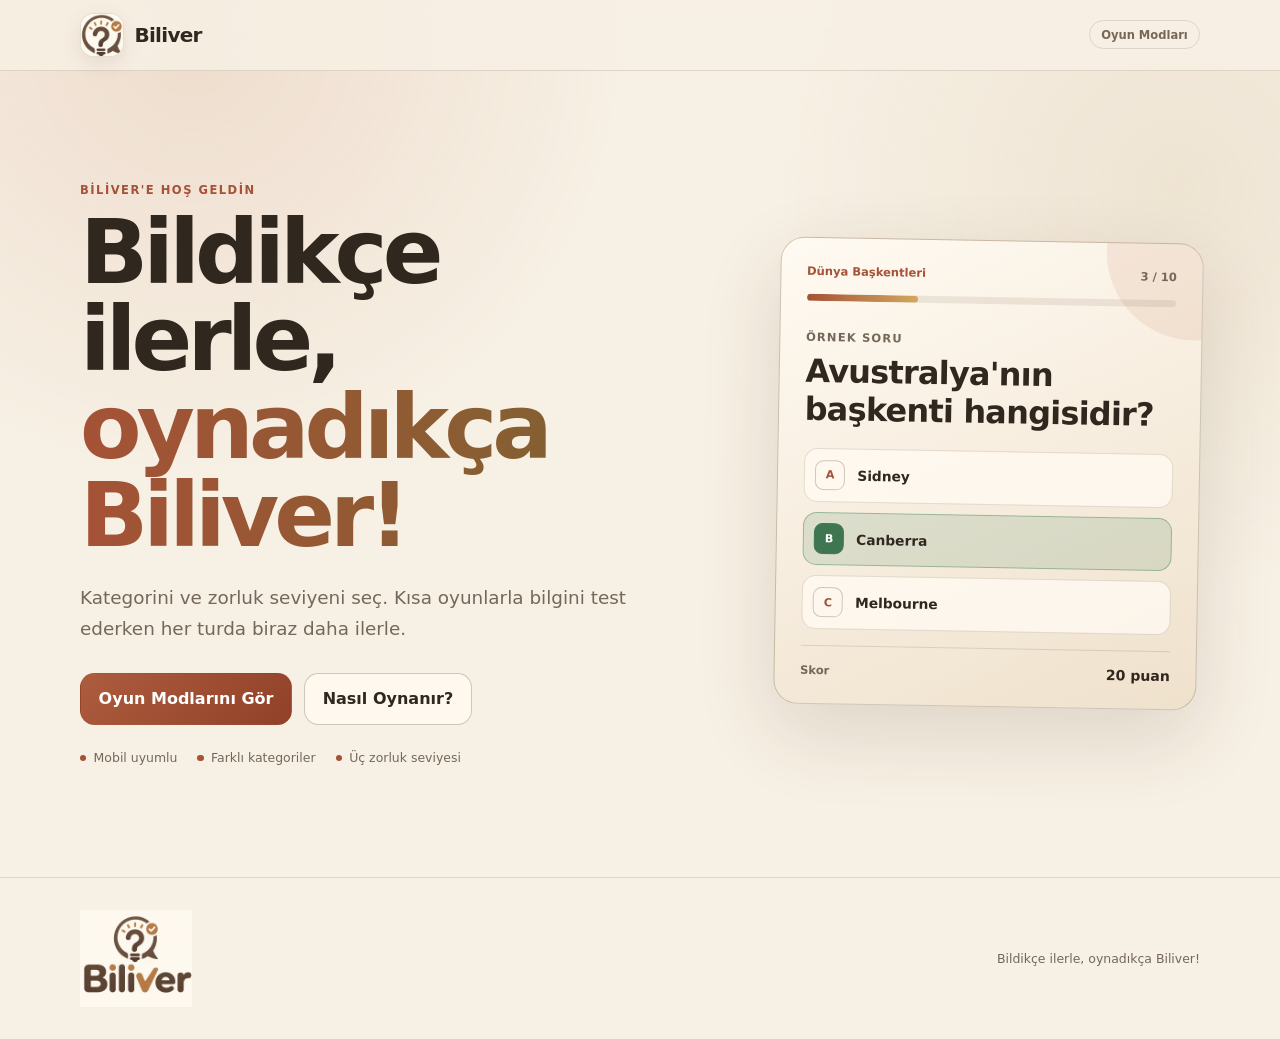
<file: index.html>
<!doctype html>
<html lang="tr">
  <head>
    <meta charset="UTF-8" />
    <meta name="viewport" content="width=device-width, initial-scale=1.0" />
    <meta name="theme-color" content="#f7f0e4" />
    <meta
      name="description"
      content="Biliver; plaka kodları, dünya başkentleri, para birimleri, bayraklar ve farklı kategorilerle bilgini sınayabileceğin mobil uyumlu bilgi oyunudur."
    />
    <title>Biliver | Bildikçe ilerle, oynadıkça Biliver!</title>
    <link rel="icon" type="image/svg+xml" href="./assets/images/brand/logo-mark.svg" />
    <link rel="stylesheet" href="./assets/css/style.css?v=20260717-3" />
  </head>

  <body>
    <a class="skip-link" href="#main-content">İçeriğe geç</a>

    <header class="site-header">
      <div class="container header-content">
        <a class="brand" href="#top" aria-label="Biliver ana sayfa">
          <span class="brand-mark" aria-hidden="true">
            <img src="./assets/images/brand/logo-mark.svg" alt="" />
          </span>
          <span class="brand-name">Biliver</span>
        </a>

        <a class="header-label" href="./pages/modes.html">Oyun Modları</a>
      </div>
    </header>

    <main id="main-content">
      <section id="top" class="hero">
        <div class="container hero-layout">
          <div class="hero-content">
            <p class="eyebrow">Biliver'e hoş geldin</p>
            <h1>
              Bildikçe ilerle,
              <span>oynadıkça Biliver!</span>
            </h1>
            <p class="hero-description">
              Kategorini ve zorluk seviyeni seç. Kısa oyunlarla bilgini test ederken her turda biraz
              daha ilerle.
            </p>

            <div class="hero-actions">
              <a class="button button-primary" href="./pages/modes.html">Oyun Modlarını Gör</a>
              <a class="button button-secondary" href="./pages/how-to-play.html">Nasıl Oynanır?</a>
            </div>

            <ul class="hero-features" aria-label="Biliver özellikleri">
              <li>Mobil uyumlu</li>
              <li>Farklı kategoriler</li>
              <li>Üç zorluk seviyesi</li>
            </ul>
          </div>

          <aside class="quiz-preview" aria-label="Örnek Biliver soru kartı">
            <div class="preview-header">
              <span class="preview-category">Dünya Başkentleri</span>
              <span class="preview-progress">3 / 10</span>
            </div>

            <div class="progress-bar" aria-hidden="true">
              <span></span>
            </div>

            <p class="preview-label">Örnek soru</p>
            <h2>Avustralya'nın başkenti hangisidir?</h2>

            <div class="preview-options" aria-hidden="true">
              <span><b>A</b> Sidney</span>
              <span class="is-correct"><b>B</b> Canberra</span>
              <span><b>C</b> Melbourne</span>
            </div>

            <div class="preview-score">
              <span>Skor</span>
              <strong>20 puan</strong>
            </div>
          </aside>
        </div>
      </section>
    </main>

    <footer class="site-footer">
      <div class="container footer-content">
        <a class="brand footer-brand" href="#top" aria-label="Sayfanın başına dön">
          <img class="brand-logo" src="./assets/images/brand/logo.svg" alt="" />
        </a>
        <p>Bildikçe ilerle, oynadıkça Biliver!</p>
      </div>
    </footer>
  </body>
</html>
</file>
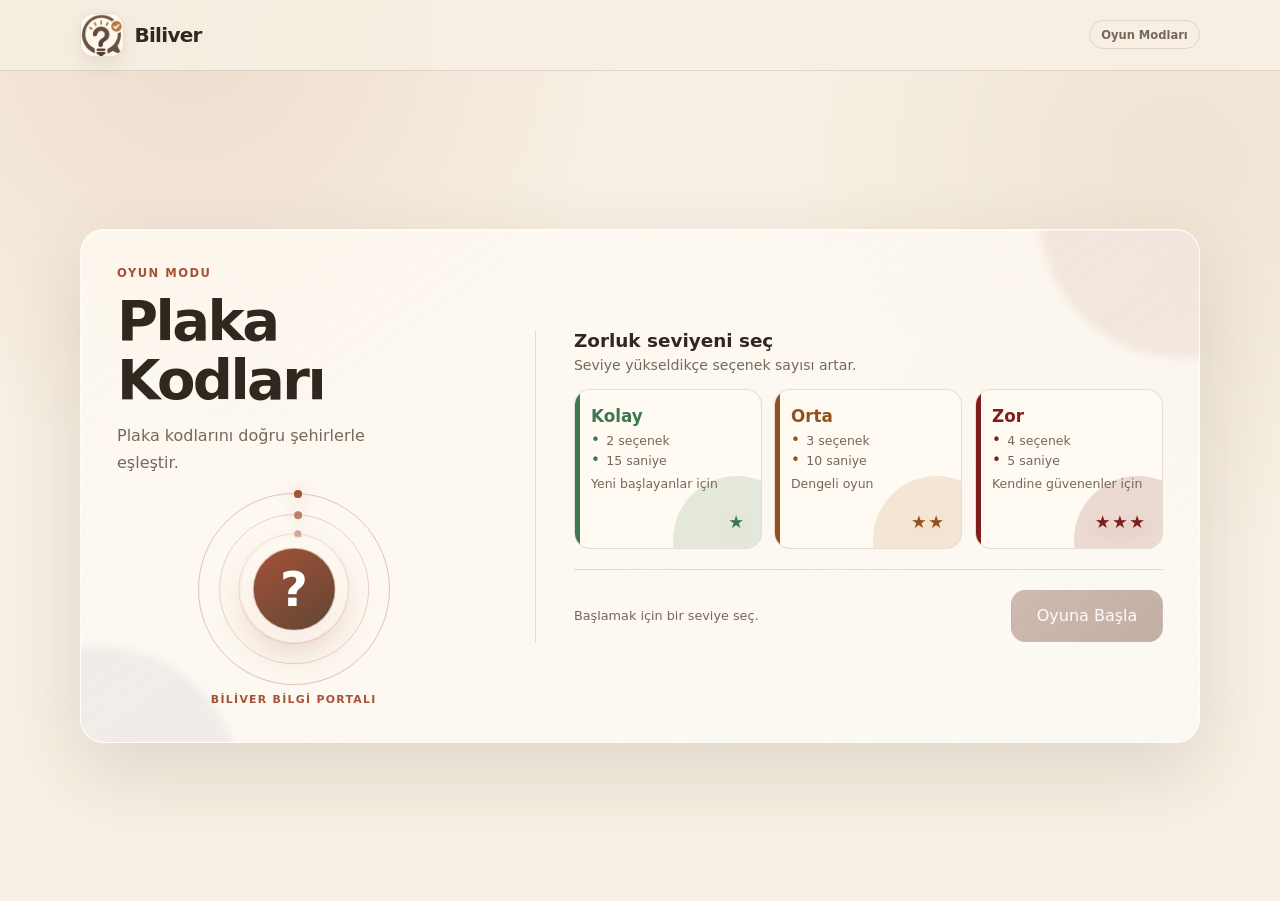
<file: pages/game.html>
<!doctype html>
<html lang="tr">
  <head>
    <meta charset="UTF-8" />
    <meta name="viewport" content="width=device-width, initial-scale=1.0" />
    <meta name="theme-color" content="#f7f0e4" />
    <meta name="description" content="Biliver bilgi oyunu." />
    <title>Oyun | Biliver</title>
    <link rel="icon" type="image/svg+xml" href="../assets/images/brand/logo-mark.svg" />
    <link rel="stylesheet" href="../assets/css/style.css?v=20260717-3" />
    <link rel="stylesheet" href="../assets/css/game.css?v=20260717-4" />
  </head>

  <body class="game-page">
    <a class="skip-link" href="#game-content">Oyuna geç</a>

    <header class="site-header">
      <div class="container header-content">
        <a class="brand" href="../index.html" aria-label="Biliver ana sayfa">
          <span class="brand-mark" aria-hidden="true">
            <img src="../assets/images/brand/logo-mark.svg" alt="" />
          </span>
          <span class="brand-name">Biliver</span>
        </a>

        <a class="header-label" href="./modes.html">Oyun Modları</a>
      </div>
    </header>

    <main id="game-content" class="game-main">
      <div class="container">
        <section class="game-panel" aria-live="polite">
          <div id="setup-view" hidden>
            <div class="setup-intro">
              <p class="eyebrow">Oyun modu</p>
              <h1 id="mode-title">Plaka Kodları</h1>
              <p id="mode-description" class="game-description"></p>
            </div>

            <div class="portal-stage" aria-hidden="true">
              <div class="knowledge-portal">
                <span class="portal-orbit portal-orbit-one"></span>
                <span class="portal-orbit portal-orbit-two"></span>
                <span class="portal-orbit portal-orbit-three"></span>
                <span class="portal-core">?</span>
              </div>
              <span class="portal-caption">Biliver bilgi portalı</span>
            </div>

            <div class="setup-controls">
              <div class="difficulty-heading">
                <h2>Zorluk seviyeni seç</h2>
                <p>Seviye yükseldikçe seçenek sayısı artar.</p>
              </div>

              <div class="difficulty-grid">
                <button
                  type="button"
                  class="difficulty-card difficulty-easy"
                  data-difficulty="easy"
                  aria-pressed="false"
                >
                  <span class="difficulty-copy">
                    <strong>Kolay</strong>
                    <span class="difficulty-details" role="list">
                      <span role="listitem">2 seçenek</span>
                      <span role="listitem">15 saniye</span>
                    </span>
                    <small>Yeni başlayanlar için</small>
                  </span>
                  <span class="difficulty-stars" aria-hidden="true">★</span>
                </button>
                <button
                  type="button"
                  class="difficulty-card difficulty-medium"
                  data-difficulty="medium"
                  aria-pressed="false"
                >
                  <span class="difficulty-copy">
                    <strong>Orta</strong>
                    <span class="difficulty-details" role="list">
                      <span role="listitem">3 seçenek</span>
                      <span role="listitem">10 saniye</span>
                    </span>
                    <small>Dengeli oyun</small>
                  </span>
                  <span class="difficulty-stars" aria-hidden="true">★★</span>
                </button>
                <button
                  type="button"
                  class="difficulty-card difficulty-hard"
                  data-difficulty="hard"
                  aria-pressed="false"
                >
                  <span class="difficulty-copy">
                    <strong>Zor</strong>
                    <span class="difficulty-details" role="list">
                      <span role="listitem">4 seçenek</span>
                      <span role="listitem">5 saniye</span>
                    </span>
                    <small>Kendine güvenenler için</small>
                  </span>
                  <span class="difficulty-stars" aria-hidden="true">★★★</span>
                </button>
              </div>

              <div class="setup-actions">
                <p id="selection-hint" role="status">Başlamak için bir seviye seç.</p>
                <button
                  id="start-button"
                  class="button button-primary start-button"
                  type="button"
                  disabled
                >
                  Oyuna Başla
                </button>
              </div>
            </div>
          </div>

          <div id="question-view" hidden>
            <div class="game-hud">
              <div class="hud-context">
                <span id="question-mode" class="hud-mode"></span>
                <span id="difficulty-label" class="hud-level"></span>
              </div>

              <div class="hud-stat hud-question">
                <span>Soru</span>
                <strong id="question-counter"></strong>
              </div>

              <div class="hud-stat hud-score">
                <span>Puan</span>
                <strong id="live-score">0</strong>
              </div>

              <div id="question-timer" class="question-timer" role="timer">
                <div class="timer-content">
                  <strong id="timer-text">0</strong>
                  <span>saniye</span>
                </div>
              </div>
            </div>

            <div
              id="game-progress"
              class="game-progress"
              role="progressbar"
              aria-label="Oyun ilerlemesi"
              aria-valuemin="1"
            >
              <span id="game-progress-value"></span>
            </div>

            <p id="streak-badge" class="streak-badge" role="status" hidden></p>

            <div class="question-card">
              <p class="question-label">Soru</p>
              <div id="question-visual" class="question-visual" hidden>
                <img id="question-image" alt="" />
              </div>
              <h1 id="question-text" class="question-text"></h1>
            </div>

            <div id="answer-list" class="answer-list"></div>

            <div class="question-footer">
              <p id="feedback" class="feedback" role="status"></p>
              <button id="next-button" class="button button-primary" type="button" disabled>
                Sonraki Soru
              </button>
            </div>
          </div>

          <div id="result-view" class="result-view" hidden>
            <p class="eyebrow">Oyun tamamlandı</p>
            <h1>Tur sonucu</h1>
            <p id="result-message" class="game-description"></p>

            <dl class="result-grid">
              <div>
                <dt>Doğru</dt>
                <dd id="correct-result">0</dd>
              </div>
              <div>
                <dt>Yanlış</dt>
                <dd id="wrong-result">0</dd>
              </div>
              <div>
                <dt>Puan</dt>
                <dd id="score-result">0</dd>
              </div>
            </dl>

            <div class="result-actions">
              <button id="restart-button" class="button button-primary" type="button">
                Tekrar Oyna
              </button>
              <a class="button button-secondary" href="./modes.html">Modlara Dön</a>
            </div>
          </div>

          <div id="error-view" class="result-view" hidden>
            <p class="eyebrow">Bir sorun oluştu</p>
            <h1>Oyun modu bulunamadı</h1>
            <p class="game-description">Geçerli bir oyun seçmek için oyun modlarına dönebilirsin.</p>
            <a class="button button-primary" href="./modes.html">Oyun Modlarına Dön</a>
          </div>

          <noscript>Bu oyunu çalıştırmak için JavaScript'i etkinleştirmen gerekiyor.</noscript>
        </section>
      </div>
    </main>

    <script type="module" src="../assets/js/pages/game.js?v=20260717-4"></script>
  </body>
</html>
</file>
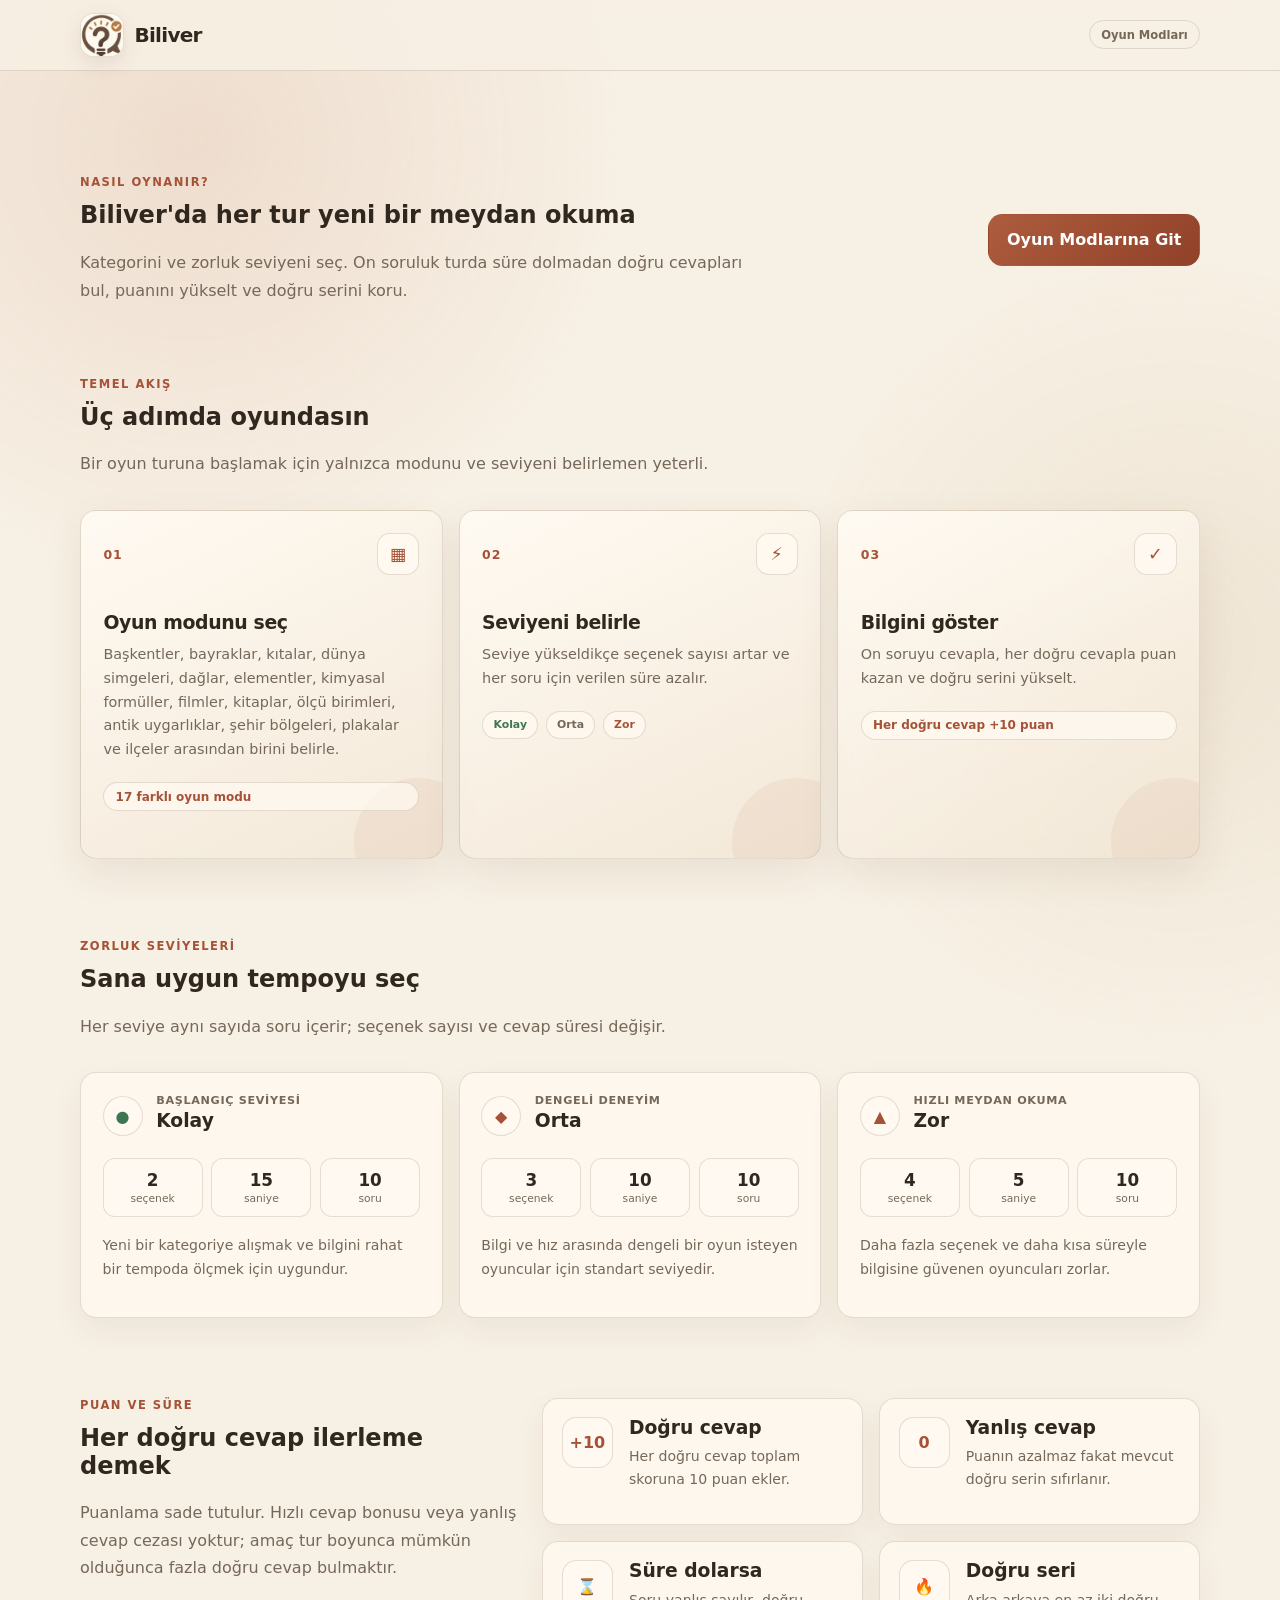
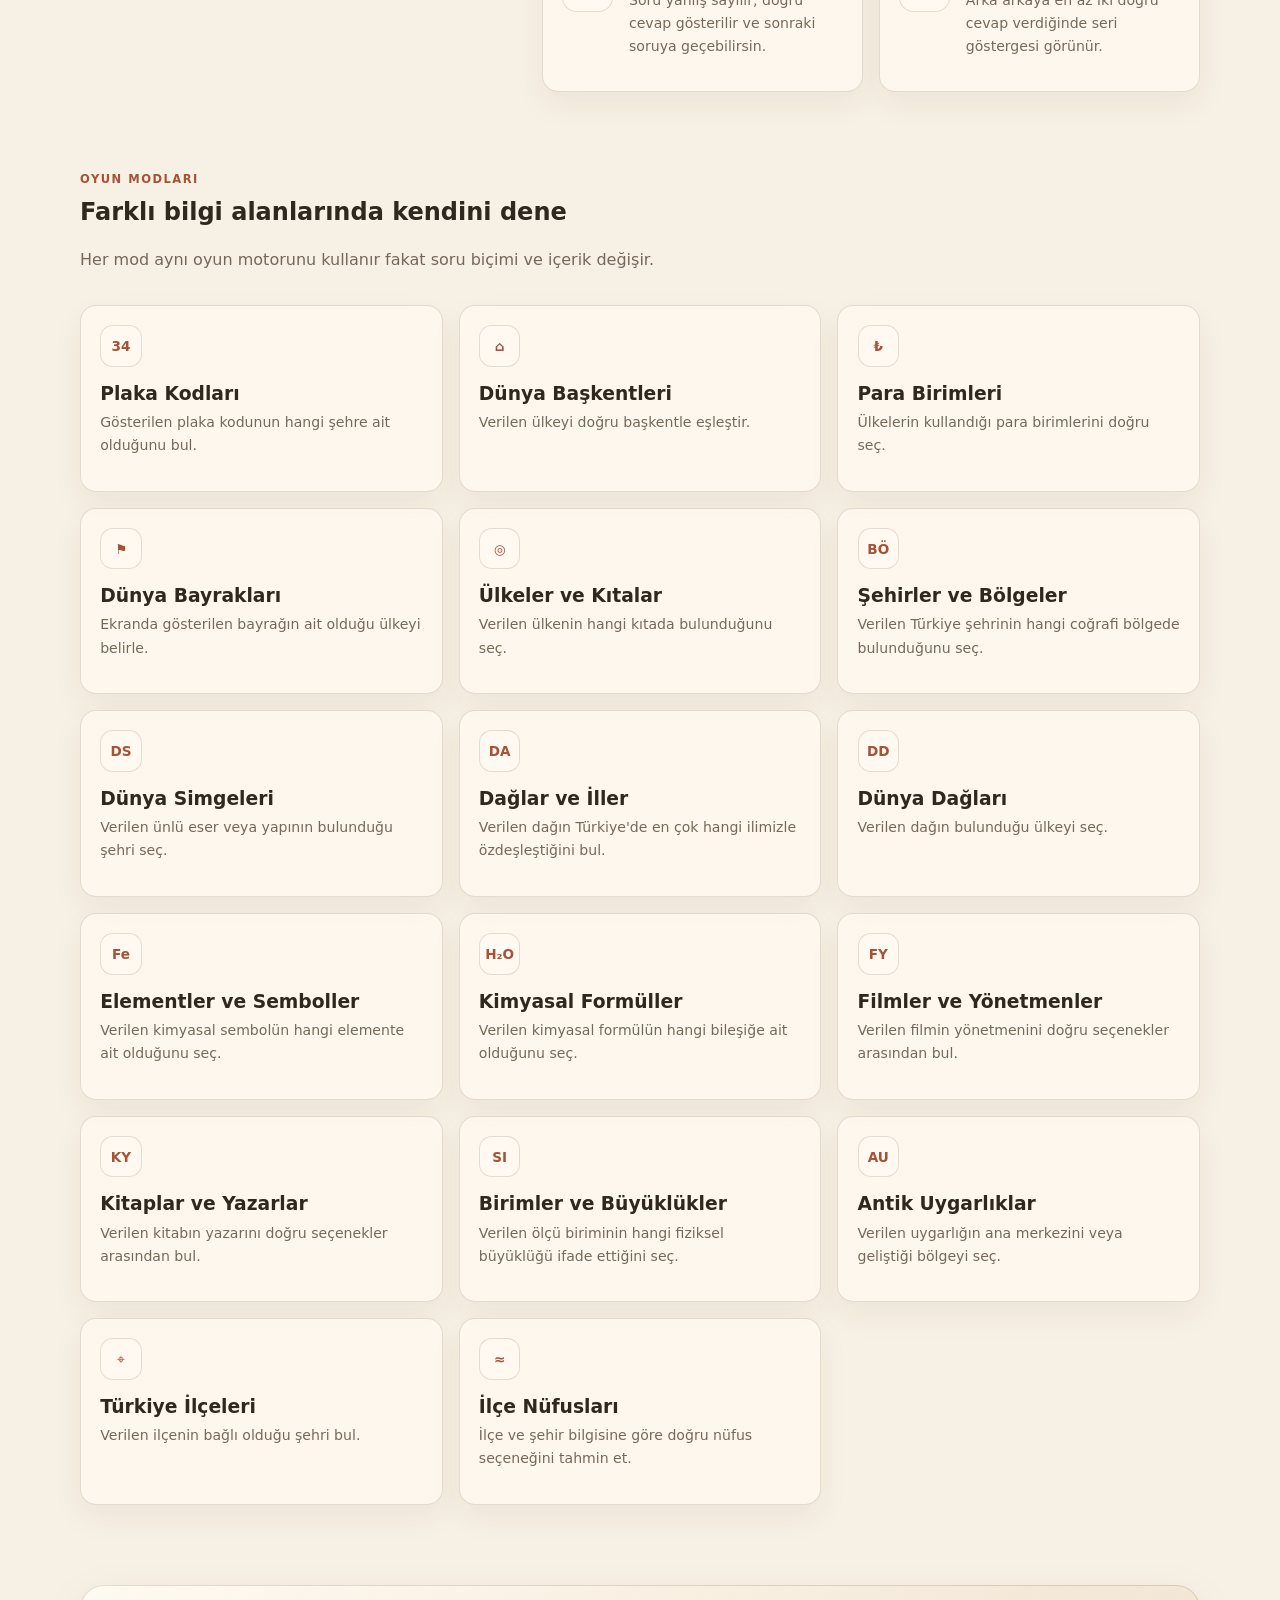
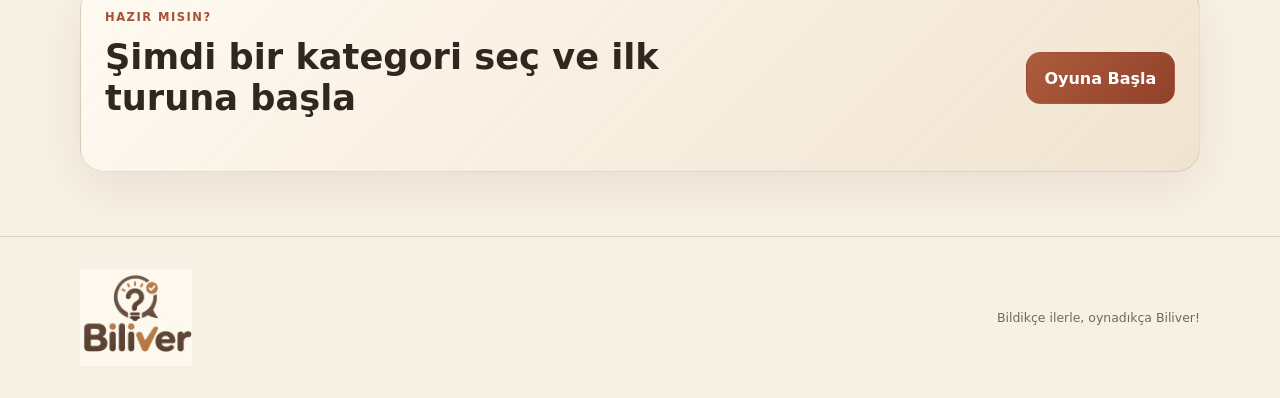
<file: pages/how-to-play.html>
<!doctype html>
<html lang="tr">
  <head>
    <meta charset="UTF-8" />
    <meta name="viewport" content="width=device-width, initial-scale=1.0" />
    <meta name="theme-color" content="#f7f0e4" />
    <meta name="description" content="Biliver bilgi oyununda oyun akışını, zorluk seviyelerini, süreleri, puanlamayı ve oyun modlarını öğren." />
    <title>Nasıl Oynanır? | Biliver</title>
    <link rel="icon" type="image/svg+xml" href="../assets/images/brand/logo-mark.svg" />
    <link rel="stylesheet" href="../assets/css/style.css?v=20260717-3" />
    <link rel="stylesheet" href="../assets/css/how-to-play.css?v=20260717-3" />
  </head>
  <body>
    <a class="skip-link" href="#main-content">İçeriğe geç</a>
    <header class="site-header"><div class="container header-content"><a class="brand" href="../index.html" aria-label="Biliver ana sayfa"><span class="brand-mark" aria-hidden="true"><img src="../assets/images/brand/logo-mark.svg" alt="" /></span><span class="brand-name">Biliver</span></a><a class="header-label" href="./modes.html">Oyun Modları</a></div></header>
    <main id="main-content">
      <section class="guide-hero section-space"><div class="container guide-hero-layout"><div><p class="eyebrow">Nasıl oynanır?</p><h1>Biliver'da her tur yeni bir meydan okuma</h1><p class="how-to-play-intro">Kategorini ve zorluk seviyeni seç. On soruluk turda süre dolmadan doğru cevapları bul, puanını yükselt ve doğru serini koru.</p></div><a class="button button-primary" href="./modes.html">Oyun Modlarına Git</a></div></section>
      <section class="how-to-play guide-section"><div class="container"><div class="guide-heading"><p class="eyebrow">Temel akış</p><h2>Üç adımda oyundasın</h2><p>Bir oyun turuna başlamak için yalnızca modunu ve seviyeni belirlemen yeterli.</p></div><ol class="step-grid"><li><div class="step-top"><span class="step-number">01</span><span class="step-icon" aria-hidden="true">▦</span></div><h3>Oyun modunu seç</h3><p>Başkentler, bayraklar, kıtalar, dünya simgeleri, dağlar, elementler, kimyasal formüller, filmler, kitaplar, ölçü birimleri, antik uygarlıklar, şehir bölgeleri, plakalar ve ilçeler arasından birini belirle.</p><span class="step-note">17 farklı oyun modu</span></li><li><div class="step-top"><span class="step-number">02</span><span class="step-icon" aria-hidden="true">⚡</span></div><h3>Seviyeni belirle</h3><p>Seviye yükseldikçe seçenek sayısı artar ve her soru için verilen süre azalır.</p><div class="difficulty-pills" aria-label="Zorluk seviyeleri"><span>Kolay</span><span>Orta</span><span>Zor</span></div></li><li><div class="step-top"><span class="step-number">03</span><span class="step-icon" aria-hidden="true">✓</span></div><h3>Bilgini göster</h3><p>On soruyu cevapla, her doğru cevapla puan kazan ve doğru serini yükselt.</p><span class="step-note">Her doğru cevap +10 puan</span></li></ol></div></section>
      <section class="guide-section"><div class="container"><div class="guide-heading"><p class="eyebrow">Zorluk seviyeleri</p><h2>Sana uygun tempoyu seç</h2><p>Her seviye aynı sayıda soru içerir; seçenek sayısı ve cevap süresi değişir.</p></div><div class="difficulty-grid"><article class="difficulty-card difficulty-easy"><div class="difficulty-card-header"><span class="difficulty-symbol" aria-hidden="true">●</span><div><p class="card-kicker">Başlangıç seviyesi</p><h3>Kolay</h3></div></div><div class="difficulty-stats"><span><strong>2</strong> seçenek</span><span><strong>15</strong> saniye</span><span><strong>10</strong> soru</span></div><p>Yeni bir kategoriye alışmak ve bilgini rahat bir tempoda ölçmek için uygundur.</p></article><article class="difficulty-card difficulty-medium"><div class="difficulty-card-header"><span class="difficulty-symbol" aria-hidden="true">◆</span><div><p class="card-kicker">Dengeli deneyim</p><h3>Orta</h3></div></div><div class="difficulty-stats"><span><strong>3</strong> seçenek</span><span><strong>10</strong> saniye</span><span><strong>10</strong> soru</span></div><p>Bilgi ve hız arasında dengeli bir oyun isteyen oyuncular için standart seviyedir.</p></article><article class="difficulty-card difficulty-hard"><div class="difficulty-card-header"><span class="difficulty-symbol" aria-hidden="true">▲</span><div><p class="card-kicker">Hızlı meydan okuma</p><h3>Zor</h3></div></div><div class="difficulty-stats"><span><strong>4</strong> seçenek</span><span><strong>5</strong> saniye</span><span><strong>10</strong> soru</span></div><p>Daha fazla seçenek ve daha kısa süreyle bilgisine güvenen oyuncuları zorlar.</p></article></div></div></section>
      <section class="guide-section"><div class="container score-layout"><div class="guide-heading score-heading"><p class="eyebrow">Puan ve süre</p><h2>Her doğru cevap ilerleme demek</h2><p>Puanlama sade tutulur. Hızlı cevap bonusu veya yanlış cevap cezası yoktur; amaç tur boyunca mümkün olduğunca fazla doğru cevap bulmaktır.</p></div><div class="score-rules"><article class="rule-card"><span class="rule-value">+10</span><div><h3>Doğru cevap</h3><p>Her doğru cevap toplam skoruna 10 puan ekler.</p></div></article><article class="rule-card"><span class="rule-value">0</span><div><h3>Yanlış cevap</h3><p>Puanın azalmaz fakat mevcut doğru serin sıfırlanır.</p></div></article><article class="rule-card"><span class="rule-value">⌛</span><div><h3>Süre dolarsa</h3><p>Soru yanlış sayılır, doğru cevap gösterilir ve sonraki soruya geçebilirsin.</p></div></article><article class="rule-card"><span class="rule-value">🔥</span><div><h3>Doğru seri</h3><p>Arka arkaya en az iki doğru cevap verdiğinde seri göstergesi görünür.</p></div></article></div></div></section>
      <section class="guide-section"><div class="container"><div class="guide-heading"><p class="eyebrow">Oyun modları</p><h2>Farklı bilgi alanlarında kendini dene</h2><p>Her mod aynı oyun motorunu kullanır fakat soru biçimi ve içerik değişir.</p></div><div class="mode-guide-grid">
        <article class="mode-guide-card"><span class="mode-guide-icon" aria-hidden="true">34</span><h3>Plaka Kodları</h3><p>Gösterilen plaka kodunun hangi şehre ait olduğunu bul.</p></article>
        <article class="mode-guide-card"><span class="mode-guide-icon" aria-hidden="true">⌂</span><h3>Dünya Başkentleri</h3><p>Verilen ülkeyi doğru başkentle eşleştir.</p></article>
        <article class="mode-guide-card"><span class="mode-guide-icon" aria-hidden="true">₺</span><h3>Para Birimleri</h3><p>Ülkelerin kullandığı para birimlerini doğru seç.</p></article>
        <article class="mode-guide-card"><span class="mode-guide-icon" aria-hidden="true">⚑</span><h3>Dünya Bayrakları</h3><p>Ekranda gösterilen bayrağın ait olduğu ülkeyi belirle.</p></article>
        <article class="mode-guide-card"><span class="mode-guide-icon" aria-hidden="true">◎</span><h3>Ülkeler ve Kıtalar</h3><p>Verilen ülkenin hangi kıtada bulunduğunu seç.</p></article>
        <article class="mode-guide-card"><span class="mode-guide-icon" aria-hidden="true">BÖ</span><h3>Şehirler ve Bölgeler</h3><p>Verilen Türkiye şehrinin hangi coğrafi bölgede bulunduğunu seç.</p></article>
        <article class="mode-guide-card"><span class="mode-guide-icon" aria-hidden="true">DS</span><h3>Dünya Simgeleri</h3><p>Verilen ünlü eser veya yapının bulunduğu şehri seç.</p></article>
        <article class="mode-guide-card"><span class="mode-guide-icon" aria-hidden="true">DA</span><h3>Dağlar ve İller</h3><p>Verilen dağın Türkiye'de en çok hangi ilimizle özdeşleştiğini bul.</p></article>
        <article class="mode-guide-card"><span class="mode-guide-icon" aria-hidden="true">DD</span><h3>Dünya Dağları</h3><p>Verilen dağın bulunduğu ülkeyi seç.</p></article>
        <article class="mode-guide-card"><span class="mode-guide-icon" aria-hidden="true">Fe</span><h3>Elementler ve Semboller</h3><p>Verilen kimyasal sembolün hangi elemente ait olduğunu seç.</p></article>
        <article class="mode-guide-card"><span class="mode-guide-icon" aria-hidden="true">H₂O</span><h3>Kimyasal Formüller</h3><p>Verilen kimyasal formülün hangi bileşiğe ait olduğunu seç.</p></article>
        <article class="mode-guide-card"><span class="mode-guide-icon" aria-hidden="true">FY</span><h3>Filmler ve Yönetmenler</h3><p>Verilen filmin yönetmenini doğru seçenekler arasından bul.</p></article>
        <article class="mode-guide-card"><span class="mode-guide-icon" aria-hidden="true">KY</span><h3>Kitaplar ve Yazarlar</h3><p>Verilen kitabın yazarını doğru seçenekler arasından bul.</p></article>
        <article class="mode-guide-card"><span class="mode-guide-icon" aria-hidden="true">SI</span><h3>Birimler ve Büyüklükler</h3><p>Verilen ölçü biriminin hangi fiziksel büyüklüğü ifade ettiğini seç.</p></article>
        <article class="mode-guide-card"><span class="mode-guide-icon" aria-hidden="true">AU</span><h3>Antik Uygarlıklar</h3><p>Verilen uygarlığın ana merkezini veya geliştiği bölgeyi seç.</p></article>
        <article class="mode-guide-card"><span class="mode-guide-icon" aria-hidden="true">⌖</span><h3>Türkiye İlçeleri</h3><p>Verilen ilçenin bağlı olduğu şehri bul.</p></article>
        <article class="mode-guide-card"><span class="mode-guide-icon" aria-hidden="true">≈</span><h3>İlçe Nüfusları</h3><p>İlçe ve şehir bilgisine göre doğru nüfus seçeneğini tahmin et.</p></article>
      </div></div></section>
      <section class="guide-cta"><div class="container guide-cta-content"><div><p class="eyebrow">Hazır mısın?</p><h2>Şimdi bir kategori seç ve ilk turuna başla</h2></div><a class="button button-primary" href="./modes.html">Oyuna Başla</a></div></section>
    </main>
    <footer class="site-footer"><div class="container footer-content"><a class="brand footer-brand" href="../index.html" aria-label="Biliver ana sayfa"><img class="brand-logo" src="../assets/images/brand/logo.svg" alt="" /></a><p>Bildikçe ilerle, oynadıkça Biliver!</p></div></footer>
  </body>
</html>
</file>
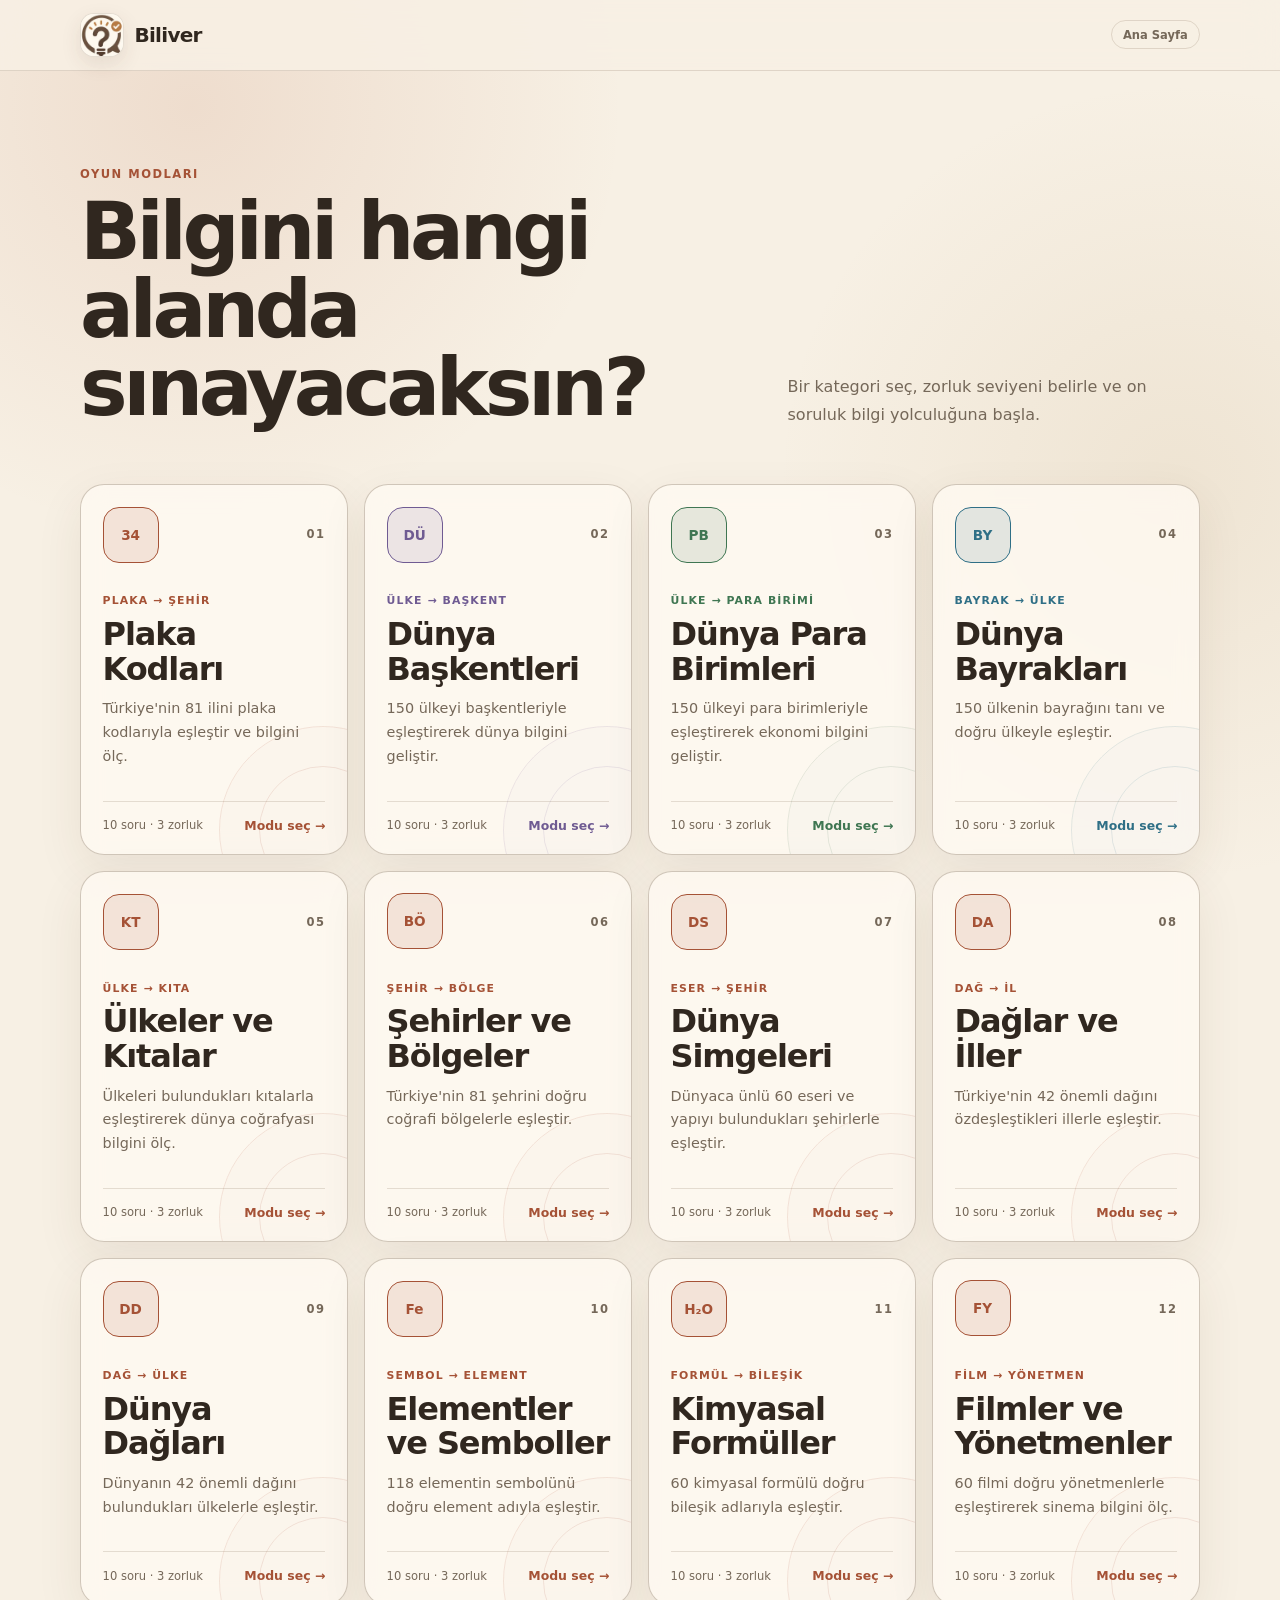
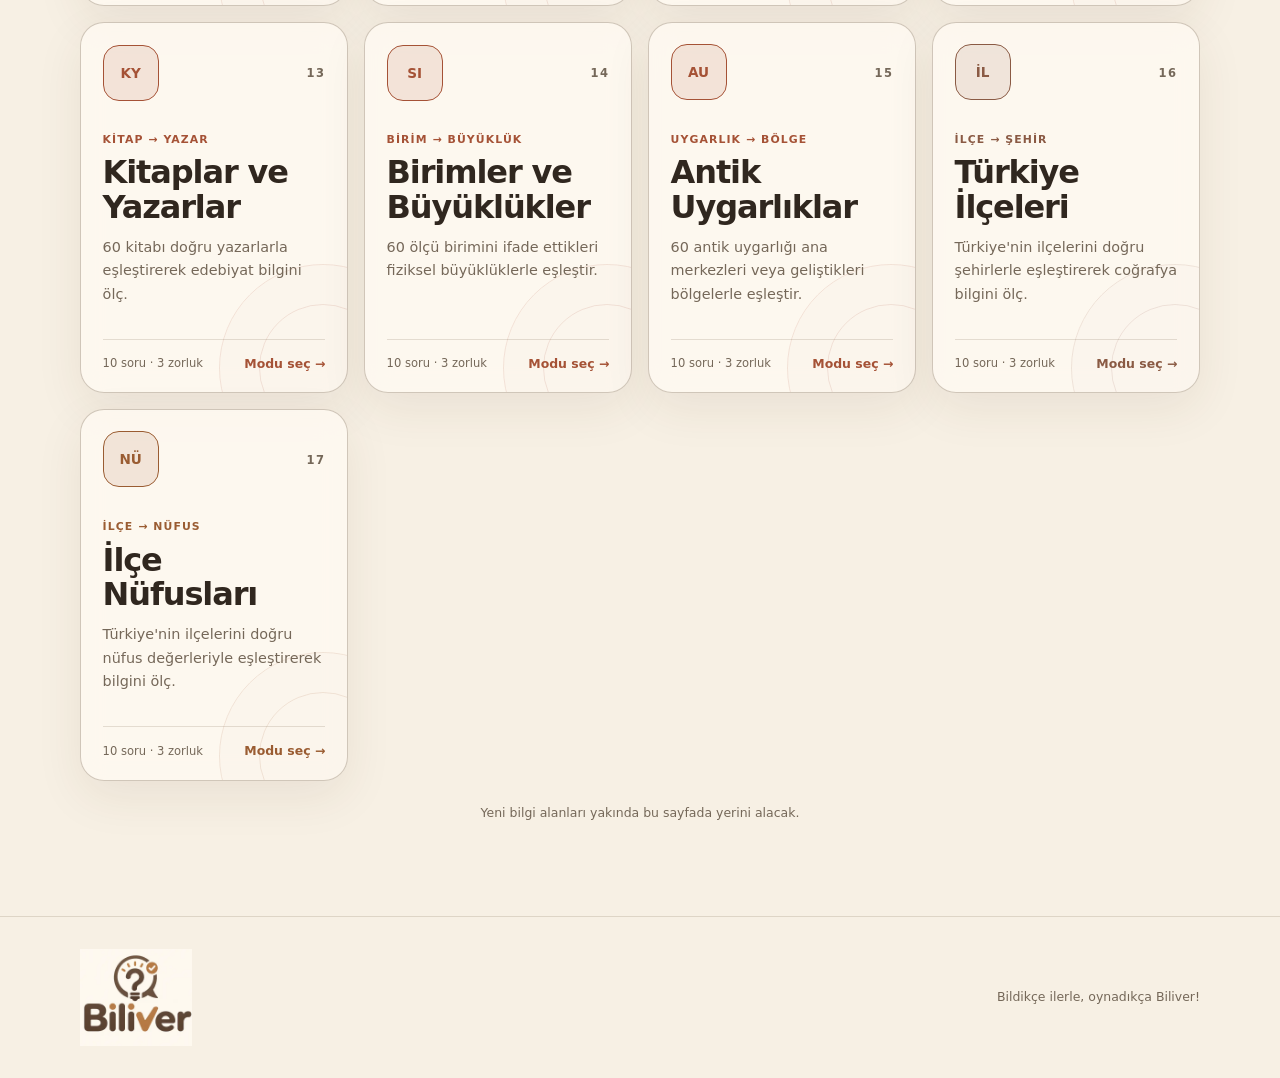
<file: pages/modes.html>
<!doctype html>
<html lang="tr">
  <head>
    <meta charset="UTF-8" />
    <meta name="viewport" content="width=device-width, initial-scale=1.0" />
    <meta name="theme-color" content="#f7f0e4" />
    <meta name="description" content="Biliver oyun modları: plaka kodları, şehirler ve bölgeler, dağlar, elementler, kimyasal formüller, filmler, kitaplar, birimler, antik uygarlıklar, ilçeler, başkentler, para birimleri, bayraklar, kıtalar ve dünya simgeleri." />
    <title>Oyun Modları | Biliver</title>
    <link rel="icon" type="image/svg+xml" href="../assets/images/brand/logo-mark.svg" />
    <link rel="stylesheet" href="../assets/css/style.css?v=20260717-3" />
    <link rel="stylesheet" href="../assets/css/modes.css?v=20260717-4" />
  </head>
  <body class="modes-page">
    <a class="skip-link" href="#modes-content">Oyun modlarına geç</a>
    <header class="site-header"><div class="container header-content"><a class="brand" href="../index.html" aria-label="Biliver ana sayfa"><span class="brand-mark" aria-hidden="true"><img src="../assets/images/brand/logo-mark.svg" alt="" /></span><span class="brand-name">Biliver</span></a><a class="header-label" href="../index.html">Ana Sayfa</a></div></header>
    <main id="modes-content" class="modes-main">
      <div class="container">
        <section class="modes-intro"><div><p class="eyebrow">Oyun modları</p><h1>Bilgini hangi alanda sınayacaksın?</h1></div><p>Bir kategori seç, zorluk seviyeni belirle ve on soruluk bilgi yolculuğuna başla.</p></section>
        <section class="mode-catalog" aria-label="Aktif oyun modları">
          <a class="mode-card mode-card-plates" href="./game.html?mode=plates" aria-label="Plaka Kodları oyununu aç"><div class="mode-card-top"><span class="mode-icon" aria-hidden="true">34</span><span class="mode-number">01</span></div><div class="mode-content"><span class="mode-status">Plaka → Şehir</span><h2>Plaka Kodları</h2><p>Türkiye'nin 81 ilini plaka kodlarıyla eşleştir ve bilgini ölç.</p></div><div class="mode-card-footer"><span>10 soru · 3 zorluk</span><strong>Modu seç <span aria-hidden="true">→</span></strong></div></a>
          <a class="mode-card mode-card-capitals" href="./game.html?mode=capitals" aria-label="Dünya Başkentleri oyununu aç"><div class="mode-card-top"><span class="mode-icon" aria-hidden="true">DÜ</span><span class="mode-number">02</span></div><div class="mode-content"><span class="mode-status">Ülke → Başkent</span><h2>Dünya Başkentleri</h2><p>150 ülkeyi başkentleriyle eşleştirerek dünya bilgini geliştir.</p></div><div class="mode-card-footer"><span>10 soru · 3 zorluk</span><strong>Modu seç <span aria-hidden="true">→</span></strong></div></a>
          <a class="mode-card mode-card-currencies" href="./game.html?mode=currencies" aria-label="Dünya Para Birimleri oyununu aç"><div class="mode-card-top"><span class="mode-icon" aria-hidden="true">PB</span><span class="mode-number">03</span></div><div class="mode-content"><span class="mode-status">Ülke → Para Birimi</span><h2>Dünya Para Birimleri</h2><p>150 ülkeyi para birimleriyle eşleştirerek ekonomi bilgini geliştir.</p></div><div class="mode-card-footer"><span>10 soru · 3 zorluk</span><strong>Modu seç <span aria-hidden="true">→</span></strong></div></a>
          <a class="mode-card mode-card-flags" href="./game.html?mode=flags" aria-label="Dünya Bayrakları oyununu aç"><div class="mode-card-top"><span class="mode-icon" aria-hidden="true">BY</span><span class="mode-number">04</span></div><div class="mode-content"><span class="mode-status">Bayrak → Ülke</span><h2>Dünya Bayrakları</h2><p>150 ülkenin bayrağını tanı ve doğru ülkeyle eşleştir.</p></div><div class="mode-card-footer"><span>10 soru · 3 zorluk</span><strong>Modu seç <span aria-hidden="true">→</span></strong></div></a>
          <a class="mode-card mode-card-continents" href="./game.html?mode=continents" aria-label="Ülkeler ve Kıtalar oyununu aç"><div class="mode-card-top"><span class="mode-icon" aria-hidden="true">KT</span><span class="mode-number">05</span></div><div class="mode-content"><span class="mode-status">Ülke → Kıta</span><h2>Ülkeler ve Kıtalar</h2><p>Ülkeleri bulundukları kıtalarla eşleştirerek dünya coğrafyası bilgini ölç.</p></div><div class="mode-card-footer"><span>10 soru · 3 zorluk</span><strong>Modu seç <span aria-hidden="true">→</span></strong></div></a>
          <a class="mode-card mode-card-city-regions" href="./game.html?mode=cityRegions" aria-label="Şehirler ve Bölgeler oyununu aç"><div class="mode-card-top"><span class="mode-icon" aria-hidden="true">BÖ</span><span class="mode-number">06</span></div><div class="mode-content"><span class="mode-status">Şehir → Bölge</span><h2>Şehirler ve Bölgeler</h2><p>Türkiye'nin 81 şehrini doğru coğrafi bölgelerle eşleştir.</p></div><div class="mode-card-footer"><span>10 soru · 3 zorluk</span><strong>Modu seç <span aria-hidden="true">→</span></strong></div></a>
          <a class="mode-card mode-card-world-landmarks" href="./game.html?mode=worldLandmarks" aria-label="Dünya Simgeleri oyununu aç"><div class="mode-card-top"><span class="mode-icon" aria-hidden="true">DS</span><span class="mode-number">07</span></div><div class="mode-content"><span class="mode-status">Eser → Şehir</span><h2>Dünya Simgeleri</h2><p>Dünyaca ünlü 60 eseri ve yapıyı bulundukları şehirlerle eşleştir.</p></div><div class="mode-card-footer"><span>10 soru · 3 zorluk</span><strong>Modu seç <span aria-hidden="true">→</span></strong></div></a>
          <a class="mode-card mode-card-turkey-mountains" href="./game.html?mode=turkeyMountains" aria-label="Dağlar ve İller oyununu aç"><div class="mode-card-top"><span class="mode-icon" aria-hidden="true">DA</span><span class="mode-number">08</span></div><div class="mode-content"><span class="mode-status">Dağ → İl</span><h2>Dağlar ve İller</h2><p>Türkiye'nin 42 önemli dağını özdeşleştikleri illerle eşleştir.</p></div><div class="mode-card-footer"><span>10 soru · 3 zorluk</span><strong>Modu seç <span aria-hidden="true">→</span></strong></div></a>
          <a class="mode-card mode-card-world-mountains" href="./game.html?mode=worldMountains" aria-label="Dünya Dağları oyununu aç"><div class="mode-card-top"><span class="mode-icon" aria-hidden="true">DD</span><span class="mode-number">09</span></div><div class="mode-content"><span class="mode-status">Dağ → Ülke</span><h2>Dünya Dağları</h2><p>Dünyanın 42 önemli dağını bulundukları ülkelerle eşleştir.</p></div><div class="mode-card-footer"><span>10 soru · 3 zorluk</span><strong>Modu seç <span aria-hidden="true">→</span></strong></div></a>
          <a class="mode-card mode-card-elements" href="./game.html?mode=elements" aria-label="Elementler ve Semboller oyununu aç"><div class="mode-card-top"><span class="mode-icon" aria-hidden="true">Fe</span><span class="mode-number">10</span></div><div class="mode-content"><span class="mode-status">Sembol → Element</span><h2>Elementler ve Semboller</h2><p>118 elementin sembolünü doğru element adıyla eşleştir.</p></div><div class="mode-card-footer"><span>10 soru · 3 zorluk</span><strong>Modu seç <span aria-hidden="true">→</span></strong></div></a>
          <a class="mode-card mode-card-chemical-formulas" href="./game.html?mode=chemicalFormulas" aria-label="Kimyasal Formüller oyununu aç"><div class="mode-card-top"><span class="mode-icon" aria-hidden="true">H₂O</span><span class="mode-number">11</span></div><div class="mode-content"><span class="mode-status">Formül → Bileşik</span><h2>Kimyasal Formüller</h2><p>60 kimyasal formülü doğru bileşik adlarıyla eşleştir.</p></div><div class="mode-card-footer"><span>10 soru · 3 zorluk</span><strong>Modu seç <span aria-hidden="true">→</span></strong></div></a>
          <a class="mode-card mode-card-movies" href="./game.html?mode=movies" aria-label="Filmler ve Yönetmenler oyununu aç"><div class="mode-card-top"><span class="mode-icon" aria-hidden="true">FY</span><span class="mode-number">12</span></div><div class="mode-content"><span class="mode-status">Film → Yönetmen</span><h2>Filmler ve Yönetmenler</h2><p>60 filmi doğru yönetmenlerle eşleştirerek sinema bilgini ölç.</p></div><div class="mode-card-footer"><span>10 soru · 3 zorluk</span><strong>Modu seç <span aria-hidden="true">→</span></strong></div></a>
          <a class="mode-card mode-card-books" href="./game.html?mode=books" aria-label="Kitaplar ve Yazarlar oyununu aç"><div class="mode-card-top"><span class="mode-icon" aria-hidden="true">KY</span><span class="mode-number">13</span></div><div class="mode-content"><span class="mode-status">Kitap → Yazar</span><h2>Kitaplar ve Yazarlar</h2><p>60 kitabı doğru yazarlarla eşleştirerek edebiyat bilgini ölç.</p></div><div class="mode-card-footer"><span>10 soru · 3 zorluk</span><strong>Modu seç <span aria-hidden="true">→</span></strong></div></a>
          <a class="mode-card mode-card-units" href="./game.html?mode=units" aria-label="Birimler ve Büyüklükler oyununu aç"><div class="mode-card-top"><span class="mode-icon" aria-hidden="true">SI</span><span class="mode-number">14</span></div><div class="mode-content"><span class="mode-status">Birim → Büyüklük</span><h2>Birimler ve Büyüklükler</h2><p>60 ölçü birimini ifade ettikleri fiziksel büyüklüklerle eşleştir.</p></div><div class="mode-card-footer"><span>10 soru · 3 zorluk</span><strong>Modu seç <span aria-hidden="true">→</span></strong></div></a>
          <a class="mode-card mode-card-ancient-civilizations" href="./game.html?mode=ancientCivilizations" aria-label="Antik Uygarlıklar oyununu aç"><div class="mode-card-top"><span class="mode-icon" aria-hidden="true">AU</span><span class="mode-number">15</span></div><div class="mode-content"><span class="mode-status">Uygarlık → Bölge</span><h2>Antik Uygarlıklar</h2><p>60 antik uygarlığı ana merkezleri veya geliştikleri bölgelerle eşleştir.</p></div><div class="mode-card-footer"><span>10 soru · 3 zorluk</span><strong>Modu seç <span aria-hidden="true">→</span></strong></div></a>
          <a class="mode-card mode-card-districts" href="./game.html?mode=districts" aria-label="Türkiye İlçeleri oyununu aç"><div class="mode-card-top"><span class="mode-icon" aria-hidden="true">İL</span><span class="mode-number">16</span></div><div class="mode-content"><span class="mode-status">İlçe → Şehir</span><h2>Türkiye İlçeleri</h2><p>Türkiye'nin ilçelerini doğru şehirlerle eşleştirerek coğrafya bilgini ölç.</p></div><div class="mode-card-footer"><span>10 soru · 3 zorluk</span><strong>Modu seç <span aria-hidden="true">→</span></strong></div></a>
          <a class="mode-card mode-card-district-populations" href="./game.html?mode=districtPopulations" aria-label="İlçe Nüfusları oyununu aç"><div class="mode-card-top"><span class="mode-icon" aria-hidden="true">NÜ</span><span class="mode-number">17</span></div><div class="mode-content"><span class="mode-status">İlçe → Nüfus</span><h2>İlçe Nüfusları</h2><p>Türkiye'nin ilçelerini doğru nüfus değerleriyle eşleştirerek bilgini ölç.</p></div><div class="mode-card-footer"><span>10 soru · 3 zorluk</span><strong>Modu seç <span aria-hidden="true">→</span></strong></div></a>
        </section>
        <p class="modes-note">Yeni bilgi alanları yakında bu sayfada yerini alacak.</p>
      </div>
    </main>
    <footer class="site-footer"><div class="container footer-content"><a class="brand footer-brand" href="../index.html" aria-label="Biliver ana sayfa"><img class="brand-logo" src="../assets/images/brand/logo.svg" alt="" /></a><p>Bildikçe ilerle, oynadıkça Biliver!</p></div></footer>
  </body>
</html>
</file>
<file: assets/css/style.css>
:root {
  color-scheme: light;
  font-family:
    Inter,
    ui-sans-serif,
    system-ui,
    -apple-system,
    BlinkMacSystemFont,
    'Segoe UI',
    sans-serif;
  color: #30271f;
  background: #f7f0e4;
  font-synthesis: none;
  text-rendering: optimizeLegibility;
  --page: #f7f0e4;
  --surface: #fffaf2;
  --surface-light: #f1e5d3;
  --line: rgba(92, 69, 45, 0.16);
  --line-strong: rgba(92, 69, 45, 0.28);
  --text: #30271f;
  --muted: #756859;
  --cyan: #a55236;
  --cyan-dark: #ffffff;
  --violet: #6f5b92;
  --green: #3f7652;
  --container: 70rem;
  --radius-large: 1.5rem;
  --radius-medium: 1rem;
  --shadow: 0 1.75rem 5rem rgba(74, 50, 30, 0.14);
}

*,
*::before,
*::after {
  box-sizing: border-box;
}

html {
  min-width: 320px;
  scroll-behavior: smooth;
  background: var(--page);
}

body {
  min-width: 320px;
  min-height: 100vh;
  margin: 0;
  overflow-x: hidden;
  background:
    radial-gradient(circle at 15% 4%, rgba(185, 104, 69, 0.14), transparent 27rem),
    radial-gradient(circle at 92% 18%, rgba(181, 147, 95, 0.13), transparent 25rem), var(--page);
}

a {
  color: inherit;
  text-decoration: none;
}

h1,
h2,
h3,
p {
  margin-top: 0;
}

.container {
  width: min(calc(100% - 2rem), var(--container));
  margin-inline: auto;
}

.skip-link {
  position: fixed;
  top: 0.75rem;
  left: 0.75rem;
  z-index: 100;
  padding: 0.75rem 1rem;
  border-radius: 0.75rem;
  color: var(--cyan-dark);
  background: var(--cyan);
  font-weight: 800;
  transform: translateY(-150%);
  transition: transform 160ms ease;
}

.skip-link:focus {
  transform: translateY(0);
}

a:focus-visible {
  outline: 3px solid rgba(185, 104, 69, 0.55);
  outline-offset: 4px;
}

.site-header {
  position: sticky;
  top: 0;
  z-index: 20;
  border-bottom: 1px solid var(--line);
  background: rgba(247, 240, 228, 0.88);
  backdrop-filter: blur(1rem);
}

.header-content,
.footer-content {
  display: flex;
  align-items: center;
  justify-content: space-between;
  gap: 1rem;
}

.header-content {
  min-height: 4.35rem;
}

.brand {
  display: inline-flex;
  align-items: center;
  gap: 0.65rem;
  width: fit-content;
}

.brand-mark {
  display: grid;
  width: 2.75rem;
  height: 2.75rem;
  overflow: hidden;
  place-items: center;
  border: 1px solid var(--line);
  border-radius: 0.85rem;
  background: var(--surface);
  box-shadow: 0 0.45rem 1.25rem rgba(74, 50, 30, 0.1);
}

.brand-mark img {
  display: block;
  width: 100%;
  height: 100%;
  transform: scale(1.08);
}

.brand-name {
  color: var(--text);
  font-size: 1.25rem;
  font-weight: 900;
  letter-spacing: -0.035em;
}

.footer-brand .brand-logo {
  display: block;
  width: 7rem;
  height: auto;
}

.header-label {
  padding: 0.4rem 0.7rem;
  border: 1px solid var(--line);
  border-radius: 999px;
  color: var(--muted);
  font-size: 0.72rem;
  font-weight: 750;
}

.hero {
  padding: clamp(4rem, 12vw, 7rem) 0;
}

.hero-layout {
  display: grid;
  gap: 3rem;
  align-items: center;
}

.eyebrow {
  margin-bottom: 0.75rem;
  color: var(--cyan);
  font-size: 0.72rem;
  font-weight: 850;
  letter-spacing: 0.13em;
  text-transform: uppercase;
}

.hero h1 {
  max-width: 12ch;
  margin-bottom: 0;
  font-size: clamp(2.75rem, 13vw, 5.6rem);
  line-height: 0.98;
  letter-spacing: -0.055em;
}

.hero h1 span {
  display: block;
  color: transparent;
  background: linear-gradient(90deg, var(--cyan), #7b6330);
  background-clip: text;
}

.hero-description {
  max-width: 38rem;
  margin: 1.4rem 0 0;
  color: var(--muted);
  font-size: clamp(1rem, 4vw, 1.15rem);
  line-height: 1.7;
}

.hero-actions {
  display: flex;
  flex-wrap: wrap;
  gap: 0.75rem;
  margin-top: 1.75rem;
}

.button {
  display: inline-flex;
  min-height: 3.25rem;
  align-items: center;
  justify-content: center;
  padding: 0.8rem 1.1rem;
  border: 1px solid transparent;
  border-radius: 0.9rem;
  font-weight: 820;
  transition:
    transform 160ms ease,
    border-color 160ms ease,
    filter 160ms ease;
}

.button:hover {
  transform: translateY(-2px);
  filter: brightness(1.06);
}

.button-primary {
  color: var(--cyan-dark);
  background: linear-gradient(135deg, #ad5c3e, #914128);
}

.button-secondary {
  border-color: var(--line-strong);
  color: var(--text);
  background: rgba(255, 250, 242, 0.8);
}

.hero-features {
  display: flex;
  flex-wrap: wrap;
  gap: 0.6rem 1.25rem;
  margin: 1.6rem 0 0;
  padding: 0;
  color: var(--muted);
  font-size: 0.78rem;
  list-style: none;
}

.hero-features li {
  display: inline-flex;
  align-items: center;
  gap: 0.45rem;
}

.hero-features li::before {
  width: 0.4rem;
  height: 0.4rem;
  border-radius: 50%;
  background: var(--cyan);
  content: '';
}

.quiz-preview {
  position: relative;
  width: min(100%, 29rem);
  margin-inline: auto;
  padding: clamp(1.1rem, 5vw, 1.6rem);
  overflow: hidden;
  border: 1px solid var(--line-strong);
  border-radius: var(--radius-large);
  background: linear-gradient(155deg, #fffaf2, #efe1cc);
  box-shadow: var(--shadow);
}

.quiz-preview::after {
  position: absolute;
  top: -5rem;
  right: -5rem;
  width: 11rem;
  height: 11rem;
  border-radius: 50%;
  background: rgba(185, 104, 69, 0.11);
  content: '';
}

.preview-header,
.preview-score {
  position: relative;
  z-index: 1;
  display: flex;
  align-items: center;
  justify-content: space-between;
  gap: 1rem;
}

.preview-category,
.preview-progress,
.preview-label,
.preview-score span {
  color: var(--muted);
  font-size: 0.72rem;
  font-weight: 750;
}

.preview-category {
  color: var(--cyan);
}

.progress-bar {
  position: relative;
  z-index: 1;
  height: 0.45rem;
  margin-top: 1rem;
  overflow: hidden;
  border-radius: 999px;
  background: rgba(92, 69, 45, 0.1);
}

.progress-bar span {
  display: block;
  width: 30%;
  height: 100%;
  border-radius: inherit;
  background: linear-gradient(90deg, var(--cyan), #d3a85f);
}

.preview-label {
  margin: 1.8rem 0 0.5rem;
  letter-spacing: 0.1em;
  text-transform: uppercase;
}

.quiz-preview h2 {
  max-width: 18ch;
  margin-bottom: 1.25rem;
  font-size: clamp(1.4rem, 6vw, 2rem);
  line-height: 1.2;
  letter-spacing: -0.025em;
}

.preview-options {
  display: grid;
  gap: 0.65rem;
}

.preview-options > span {
  display: grid;
  grid-template-columns: auto 1fr;
  align-items: center;
  gap: 0.75rem;
  min-height: 3.2rem;
  padding: 0.65rem;
  border: 1px solid var(--line);
  border-radius: 0.85rem;
  color: var(--text);
  background: rgba(255, 250, 242, 0.78);
  font-size: 0.86rem;
  font-weight: 700;
}

.preview-options b {
  display: grid;
  width: 1.9rem;
  height: 1.9rem;
  place-items: center;
  border: 1px solid var(--line-strong);
  border-radius: 0.55rem;
  color: var(--cyan);
  font-size: 0.7rem;
}

.preview-options .is-correct {
  border-color: rgba(79, 138, 99, 0.48);
  background: rgba(79, 138, 99, 0.16);
}

.preview-options .is-correct b {
  border-color: var(--green);
  color: #ffffff;
  background: var(--green);
}

.preview-score {
  margin-top: 1rem;
  padding-top: 1rem;
  border-top: 1px solid var(--line);
}

.preview-score strong {
  font-size: 0.88rem;
}

.section-space {
  padding: clamp(4rem, 10vw, 6.5rem) 0;
}

.section-heading {
  display: grid;
  gap: 1rem;
}

.section-heading h2 {
  max-width: 18ch;
  margin-bottom: 0;
  font-size: clamp(2rem, 8vw, 3.4rem);
  line-height: 1.05;
  letter-spacing: -0.04em;
}

.section-heading > p {
  max-width: 35rem;
  margin-bottom: 0;
  color: var(--muted);
  line-height: 1.7;
}

.step-grid {
  display: grid;
  gap: 1rem;
  margin-top: 2rem;
}

.compact-heading {
  max-width: 46rem;
}

.step-grid {
  margin-bottom: 0;
  padding: 0;
  list-style: none;
}

.step-grid li {
  padding: 1.25rem;
  border-top: 1px solid var(--line);
}

.step-grid li > span {
  display: block;
  margin-bottom: 1.5rem;
  color: var(--cyan);
  font-size: 0.75rem;
  font-weight: 850;
}

.step-grid h3 {
  margin-bottom: 0.45rem;
  font-size: 1.05rem;
}

.step-grid p {
  margin-bottom: 0;
  color: var(--muted);
  font-size: 0.86rem;
  line-height: 1.6;
}

.site-footer {
  padding: 2rem 0;
  border-top: 1px solid var(--line);
}

.footer-content {
  align-items: flex-start;
  flex-direction: column;
}

.footer-content p {
  max-width: 28rem;
  margin-bottom: 0;
  color: var(--muted);
  font-size: 0.78rem;
  line-height: 1.6;
}

@media (min-width: 48rem) {
  .container {
    width: min(calc(100% - 3rem), var(--container));
  }

  .section-heading {
    grid-template-columns: minmax(0, 1fr) minmax(17rem, 0.65fr);
    align-items: end;
  }

  .compact-heading {
    grid-template-columns: 1fr;
  }

  .step-grid {
    grid-template-columns: repeat(3, minmax(0, 1fr));
  }

  .footer-content {
    align-items: center;
    flex-direction: row;
  }

  .footer-content p {
    text-align: right;
  }
}

@media (min-width: 64rem) {
  .hero-layout {
    grid-template-columns: minmax(0, 1.12fr) minmax(22rem, 0.78fr);
    gap: clamp(3rem, 7vw, 6rem);
  }

  .quiz-preview {
    margin-right: 0;
    transform: rotate(1deg);
  }
}

@media (prefers-reduced-motion: reduce) {
  html {
    scroll-behavior: auto;
  }

  *,
  *::before,
  *::after {
    transition-duration: 0.01ms !important;
  }
}
</file>
<file: assets/css/game.css>
.game-main {
  display: grid;
  min-height: calc(100vh - 4.35rem);
  place-items: center;
  padding: clamp(2rem, 7vw, 5rem) 0;
}

.game-panel {
  position: relative;
  width: min(100%, 46rem);
  margin-inline: auto;
  padding: clamp(1.25rem, 5vw, 2.25rem);
  overflow: hidden;
  overflow: clip;
  border: 1px solid rgba(255, 255, 255, 0.62);
  border-radius: var(--radius-large);
  background: linear-gradient(145deg, rgba(255, 250, 242, 0.8), rgba(255, 255, 255, 0.56));
  box-shadow:
    var(--shadow),
    inset 0 1px 0 rgba(255, 255, 255, 0.72);
  backdrop-filter: blur(1rem) saturate(1.08);
  -webkit-backdrop-filter: blur(1rem) saturate(1.08);
  isolation: isolate;
}

.game-panel::before,
.game-panel::after {
  position: absolute;
  z-index: -1;
  width: 18rem;
  height: 18rem;
  border-radius: 50%;
  content: '';
  filter: blur(0.25rem);
  pointer-events: none;
}

.game-panel::before {
  top: -10rem;
  right: -8rem;
  background: rgba(165, 82, 54, 0.09);
  animation: ambient-drift 8s ease-in-out infinite alternate;
}

.game-panel::after {
  bottom: -12rem;
  left: -8rem;
  background: rgba(111, 91, 146, 0.08);
  animation: ambient-drift 10s ease-in-out 1s infinite alternate-reverse;
}

.game-panel h1 {
  margin-bottom: 0.8rem;
  font-size: clamp(2rem, 9vw, 3.5rem);
  line-height: 1.05;
  letter-spacing: -0.045em;
}

.game-description {
  max-width: 38rem;
  margin-bottom: 0;
  color: var(--muted);
  line-height: 1.7;
}

#setup-view {
  --selection-color: #a55236;
  --selection-dark: #7f3424;
  --selection-soft: rgba(165, 82, 54, 0.32);
}

#setup-view[data-level='easy'] {
  --selection-color: #3f7652;
  --selection-dark: #2e5f40;
  --selection-soft: rgba(63, 118, 82, 0.38);
}

#setup-view[data-level='medium'] {
  --selection-color: #95501f;
  --selection-dark: #6f3512;
  --selection-soft: rgba(149, 80, 31, 0.38);
}

#setup-view[data-level='hard'] {
  --selection-color: #7f1d1d;
  --selection-dark: #5b1010;
  --selection-soft: rgba(127, 29, 29, 0.4);
}

.portal-stage {
  --portal-color: var(--selection-color);
  --portal-ring: var(--selection-soft);
  display: grid;
  justify-items: center;
  gap: 0.5rem;
  margin: 1.75rem 0 0.5rem;
  transition: color 260ms ease;
}

.knowledge-portal {
  position: relative;
  width: clamp(9.5rem, 36vw, 12rem);
  aspect-ratio: 1;
  animation: portal-arrive 600ms cubic-bezier(0.2, 0.8, 0.2, 1) both;
}

.portal-orbit {
  position: absolute;
  top: 50%;
  left: 50%;
  border: 1px solid var(--portal-ring);
  border-radius: 50%;
  transform: translate(-50%, -50%);
  transition:
    border-color 260ms ease,
    opacity 260ms ease;
}

.portal-orbit::before {
  position: absolute;
  top: -0.24rem;
  left: 50%;
  width: 0.48rem;
  height: 0.48rem;
  border-radius: 50%;
  background: var(--portal-color);
  box-shadow: 0 0 1rem var(--portal-ring);
  content: '';
  transition: background 260ms ease;
}

.portal-orbit-one {
  width: 100%;
  height: 100%;
  animation: orbit-spin 14s linear infinite;
}

.portal-orbit-two {
  width: 78%;
  height: 78%;
  opacity: 0.72;
  animation: orbit-spin-reverse 11s linear infinite;
}

.portal-orbit-three {
  width: 58%;
  height: 58%;
  opacity: 0.48;
  animation: orbit-spin 8s linear infinite;
}

#setup-view[data-level='easy'] .portal-orbit-one,
#setup-view[data-level='medium'] .portal-orbit-one,
#setup-view[data-level='medium'] .portal-orbit-two,
#setup-view[data-level='hard'] .portal-orbit {
  opacity: 1;
}

.portal-core {
  position: absolute;
  top: 50%;
  left: 50%;
  display: grid;
  width: 43%;
  aspect-ratio: 1;
  place-items: center;
  border: 1px solid rgba(255, 255, 255, 0.65);
  border-radius: 50%;
  color: #ffffff;
  background: linear-gradient(145deg, var(--portal-color), #5f4635);
  box-shadow:
    0 0 0 0.7rem rgba(255, 250, 242, 0.7),
    0 1rem 2.5rem var(--portal-ring);
  font-size: clamp(2rem, 8vw, 3rem);
  font-weight: 950;
  transform: translate(-50%, -50%);
  animation: portal-pulse 3.2s ease-in-out infinite;
  transition:
    background 260ms ease,
    box-shadow 260ms ease;
}

.portal-caption {
  color: var(--portal-color);
  font-size: 0.68rem;
  font-weight: 850;
  letter-spacing: 0.12em;
  text-transform: uppercase;
  transition: color 260ms ease;
}

.difficulty-heading {
  margin-top: 2.5rem;
}

.difficulty-heading h2 {
  margin-bottom: 0.4rem;
  font-size: 1.15rem;
}

.difficulty-heading p {
  margin-bottom: 0;
  color: var(--muted);
  font-size: 0.88rem;
}

.difficulty-grid {
  display: grid;
  gap: 0.75rem;
  margin-top: 1rem;
}

.difficulty-card,
.answer-button {
  width: 100%;
  border: 1px solid var(--line);
  color: var(--text);
  background: var(--surface);
  font: inherit;
  cursor: pointer;
  transition:
    transform 160ms ease,
    border-color 160ms ease,
    background 160ms ease;
}

.difficulty-card {
  --level-color: var(--cyan);
  --level-soft: rgba(165, 82, 54, 0.12);
  position: relative;
  display: flex;
  min-height: 5rem;
  align-items: center;
  justify-content: space-between;
  gap: 1rem;
  padding: 1rem;
  overflow: hidden;
  border-radius: 1rem;
  text-align: left;
  isolation: isolate;
  animation: difficulty-enter 420ms ease both;
}

.difficulty-card:nth-child(2) {
  animation-delay: 80ms;
}

.difficulty-card:nth-child(3) {
  animation-delay: 160ms;
}

.difficulty-card::before {
  position: absolute;
  inset: 0 auto 0 0;
  width: 0.3rem;
  background: var(--level-color);
  content: '';
}

.difficulty-card::after {
  position: absolute;
  z-index: -1;
  right: -2.5rem;
  bottom: -3.5rem;
  width: 8rem;
  height: 8rem;
  border-radius: 50%;
  background: var(--level-soft);
  content: '';
  transition: transform 220ms ease;
}

.difficulty-easy {
  --level-color: #3f7652;
  --level-soft: rgba(63, 118, 82, 0.14);
}

.difficulty-medium {
  --level-color: #95501f;
  --level-soft: rgba(179, 106, 40, 0.14);
}

.difficulty-hard {
  --level-color: #7f1d1d;
  --level-soft: rgba(127, 29, 29, 0.15);
}

.difficulty-card:hover {
  border-color: var(--level-color);
  background: linear-gradient(145deg, var(--surface), var(--level-soft));
  box-shadow: 0 0.75rem 1.75rem var(--level-soft);
  transform: translateY(-4px);
}

.difficulty-card:hover::after {
  transform: scale(1.18);
}

.difficulty-copy {
  position: relative;
  z-index: 1;
  display: grid;
  gap: 0.35rem;
}

.difficulty-copy strong {
  color: var(--level-color);
  font-size: 1.05rem;
}

.difficulty-details {
  display: grid;
  gap: 0.16rem;
  color: var(--muted);
  font-size: 0.78rem;
  line-height: 1.4;
}

.difficulty-details > span {
  display: flex;
  align-items: center;
  gap: 0.4rem;
}

.difficulty-details > span::before {
  flex: 0 0 auto;
  color: var(--level-color);
  content: '•';
  font-size: 0.95rem;
  line-height: 1;
}

.difficulty-copy small {
  max-width: 17rem;
  color: var(--muted);
  font-size: 0.78rem;
  line-height: 1.45;
}

.difficulty-stars {
  position: relative;
  z-index: 1;
  flex: 0 0 auto;
  color: var(--level-color);
  font-size: 1rem;
  letter-spacing: 0.08em;
  text-shadow: 0 0.4rem 1rem var(--level-soft);
  transition:
    transform 220ms ease,
    filter 220ms ease;
}

.difficulty-card:hover .difficulty-stars {
  filter: brightness(1.08);
  transform: scale(1.12) rotate(-3deg);
}

#setup-view[data-level] .difficulty-card:not([aria-pressed='true']) {
  opacity: 0.58;
  transform: scale(0.97);
}

.difficulty-card[aria-pressed='true'] {
  border-color: var(--level-color);
  background: linear-gradient(145deg, var(--surface), var(--level-soft));
  box-shadow: 0 0.8rem 2rem var(--level-soft);
  transform: translateY(-3px) scale(1.01);
}

.difficulty-card[aria-pressed='true']::after {
  transform: scale(1.18);
}

.difficulty-card:focus-visible,
.answer-button:focus-visible {
  outline: 3px solid rgba(185, 104, 69, 0.55);
  outline-offset: 3px;
}

.setup-actions {
  display: flex;
  align-items: center;
  justify-content: space-between;
  gap: 1rem;
  margin-top: 1.25rem;
  padding-top: 1.25rem;
  border-top: 1px solid var(--line);
}

.setup-actions p {
  margin-bottom: 0;
  color: var(--muted);
  font-size: 0.8rem;
  line-height: 1.5;
}

.start-button {
  flex: 0 0 auto;
  min-width: 9.5rem;
  font: inherit;
  cursor: pointer;
}

.start-button:disabled {
  opacity: 0.42;
  cursor: not-allowed;
  filter: grayscale(0.45);
  transform: none;
}

.start-button:not(:disabled) {
  background: linear-gradient(135deg, var(--selection-color), var(--selection-dark));
  box-shadow: 0 0.65rem 1.5rem var(--selection-soft);
}

#question-view {
  --game-accent: #a55236;
  --game-accent-soft: rgba(165, 82, 54, 0.12);
}

#question-view[data-level='easy'] {
  --game-accent: #3f7652;
  --game-accent-soft: rgba(63, 118, 82, 0.12);
}

#question-view[data-level='medium'] {
  --game-accent: #95501f;
  --game-accent-soft: rgba(149, 80, 31, 0.12);
}

#question-view[data-level='hard'] {
  --game-accent: #7f1d1d;
  --game-accent-soft: rgba(127, 29, 29, 0.12);
}

.game-hud {
  display: grid;
  grid-template-areas:
    'context context timer'
    'question score timer';
  grid-template-columns: repeat(2, minmax(0, 1fr)) 4.5rem;
  gap: 0.7rem;
  align-items: center;
}

.hud-context {
  display: flex;
  grid-area: context;
  flex-wrap: wrap;
  gap: 0.45rem;
  align-items: center;
}

.hud-mode,
.hud-level {
  padding: 0.38rem 0.65rem;
  border-radius: 999px;
  font-size: 0.7rem;
  font-weight: 800;
}

.hud-mode {
  color: var(--text);
  background: var(--surface-light);
}

.hud-level {
  color: var(--game-accent);
  background: var(--game-accent-soft);
}

.hud-stat {
  display: grid;
  gap: 0.12rem;
  min-width: 4.5rem;
  padding-left: 0.7rem;
  border-left: 1px solid var(--line);
}

.hud-question {
  grid-area: question;
}

.hud-score {
  grid-area: score;
}

.hud-stat span {
  color: var(--muted);
  font-size: 0.62rem;
  font-weight: 750;
}

.hud-stat strong {
  font-size: 0.88rem;
}

.game-progress {
  height: 0.38rem;
  margin-top: 0.8rem;
  overflow: hidden;
  border-radius: 999px;
  background: var(--surface-light);
}

.game-progress span {
  display: block;
  width: 0;
  height: 100%;
  border-radius: inherit;
  background: linear-gradient(90deg, var(--game-accent), #d3a85f);
  transition: width 200ms ease;
}

.streak-badge {
  width: fit-content;
  margin: 0.75rem 0 0 auto;
  padding: 0.42rem 0.7rem;
  border: 1px solid rgba(179, 106, 40, 0.22);
  border-radius: 999px;
  color: #7a441b;
  background: rgba(211, 168, 95, 0.16);
  box-shadow: 0 0.5rem 1.25rem rgba(179, 106, 40, 0.1);
  font-size: 0.72rem;
  font-weight: 850;
}

.streak-badge:not([hidden]) {
  display: block;
  animation: streak-enter 240ms ease both;
}

.streak-badge[hidden] {
  display: none;
}

.question-timer {
  --timer-color: var(--game-accent);
  --timer-progress: 100;
  position: relative;
  display: grid;
  grid-area: timer;
  width: 4.5rem;
  aspect-ratio: 1;
  place-items: center;
  border-radius: 50%;
  background: conic-gradient(
    var(--timer-color) calc(var(--timer-progress) * 1%),
    var(--surface-light) 0
  );
  box-shadow: 0 0.65rem 1.5rem var(--game-accent-soft);
}

.question-timer::before {
  position: absolute;
  inset: 0.38rem;
  border: 1px solid rgba(255, 255, 255, 0.72);
  border-radius: 50%;
  background: var(--surface);
  content: '';
}

.timer-content {
  position: relative;
  display: grid;
  z-index: 1;
  justify-items: center;
  line-height: 1;
}

.timer-content strong {
  color: var(--timer-color);
  font-size: 1.15rem;
  transition: color 180ms ease;
}

.timer-content span {
  margin-top: 0.22rem;
  color: var(--muted);
  font-size: 0.52rem;
  font-weight: 750;
}

.question-timer.is-urgent {
  --timer-color: #7f1d1d;
  animation: timer-warning 650ms ease-in-out infinite alternate;
}

.question-card {
  position: relative;
  margin-top: 1rem;
  padding: clamp(1.1rem, 4vw, 1.5rem);
  overflow: hidden;
  border: 1px solid var(--line);
  border-radius: 1rem;
  background: linear-gradient(145deg, rgba(255, 250, 242, 0.88), var(--game-accent-soft));
}

.question-card::before {
  position: absolute;
  inset: 0 auto 0 0;
  width: 0.3rem;
  background: var(--game-accent);
  content: '';
}

.question-card::after {
  position: absolute;
  right: -3rem;
  bottom: -5rem;
  width: 10rem;
  height: 10rem;
  border-radius: 50%;
  background: var(--game-accent-soft);
  content: '';
  pointer-events: none;
}

.question-label {
  position: relative;
  z-index: 1;
  margin: 0 0 0.5rem;
  color: var(--muted);
  font-size: 0.7rem;
  font-weight: 850;
  letter-spacing: 0.12em;
  text-transform: uppercase;
}

.game-panel .question-text {
  position: relative;
  z-index: 1;
  max-width: 24ch;
  margin-bottom: 0;
  font-size: clamp(1.65rem, 7vw, 2.6rem);
  line-height: 1.15;
}

.question-visual {
  position: relative;
  z-index: 1;
  display: grid;
  width: min(100%, 13rem);
  margin: 1rem auto 0;
  padding: 0.5rem;
  place-items: center;
  border: 1px solid var(--line-strong);
  border-radius: 0.9rem;
  background: #ffffff;
  box-shadow: 0 0.8rem 2rem rgba(74, 50, 30, 0.1);
}

.question-visual[hidden] {
  display: none;
}

.question-visual img {
  display: block;
  width: 100%;
  aspect-ratio: 4 / 3;
  border-radius: 0.55rem;
  object-fit: contain;
}

.question-card.has-visual .question-text {
  max-width: 18ch;
  margin: 1rem auto 0;
  font-size: clamp(1.5rem, 6vw, 2.25rem);
  text-align: center;
}

.answer-list {
  display: grid;
  gap: 0.7rem;
  margin-top: 1rem;
}

.answer-button {
  display: grid;
  grid-template-columns: auto minmax(0, 1fr) auto;
  gap: 0.8rem;
  min-height: 3.7rem;
  align-items: center;
  padding: 0.65rem;
  border-radius: 0.9rem;
  font-weight: 750;
  text-align: left;
}

.answer-button:hover:not(:disabled) {
  border-color: var(--game-accent);
  transform: translateY(-1px);
}

.answer-button:disabled {
  cursor: default;
}

.answer-letter {
  display: grid;
  width: 2.2rem;
  height: 2.2rem;
  place-items: center;
  border: 1px solid var(--line-strong);
  border-radius: 0.65rem;
  color: var(--game-accent);
  font-size: 0.75rem;
  font-weight: 900;
}

.answer-button::after {
  display: grid;
  width: 1.6rem;
  height: 1.6rem;
  place-items: center;
  border-radius: 50%;
  content: '';
  font-size: 0.88rem;
  font-weight: 900;
}

.answer-button.is-correct {
  border-color: rgba(63, 118, 82, 0.55);
  background: rgba(63, 118, 82, 0.14);
  animation: answer-reveal 240ms ease both;
}

.answer-button.is-correct .answer-letter {
  border-color: var(--green);
  color: #ffffff;
  background: var(--green);
}

.answer-button.is-correct::after {
  color: #ffffff;
  background: var(--green);
  content: '✓';
}

.answer-button.is-wrong {
  border-color: rgba(165, 82, 54, 0.6);
  background: rgba(165, 82, 54, 0.12);
  animation: answer-reveal 240ms ease both;
}

.answer-button.is-wrong::after {
  color: #ffffff;
  background: #7f1d1d;
  content: '×';
}

.question-footer {
  display: flex;
  min-height: 4.25rem;
  align-items: center;
  justify-content: space-between;
  gap: 1rem;
  margin-top: 1rem;
  border-top: 1px solid var(--line);
}

.feedback {
  margin: 0;
  color: var(--muted);
  font-size: 0.85rem;
  font-weight: 750;
}

.feedback.is-correct {
  color: var(--green);
}

.feedback.is-wrong {
  color: var(--cyan);
}

.question-footer .button {
  flex: 0 0 auto;
}

.question-footer .button:disabled {
  opacity: 0.42;
  cursor: not-allowed;
  filter: grayscale(0.45);
  transform: none;
}

.result-view {
  text-align: center;
}

.result-view .game-description {
  margin-inline: auto;
}

.result-grid {
  display: grid;
  grid-template-columns: repeat(3, minmax(0, 1fr));
  gap: 0.6rem;
  margin: 2rem 0 0;
}

.result-grid div {
  padding: 1rem 0.5rem;
  border: 1px solid var(--line);
  border-radius: 1rem;
  background: var(--surface-light);
}

.result-grid dt {
  color: var(--muted);
  font-size: 0.72rem;
  font-weight: 750;
}

.result-grid dd {
  margin: 0.3rem 0 0;
  font-size: clamp(1.5rem, 7vw, 2.25rem);
  font-weight: 900;
}

.result-actions {
  display: flex;
  flex-wrap: wrap;
  justify-content: center;
  gap: 0.75rem;
  margin-top: 1.5rem;
}

noscript {
  display: block;
  color: var(--cyan);
  text-align: center;
}

@keyframes difficulty-enter {
  from {
    opacity: 0;
    transform: translateY(0.9rem) scale(0.98);
  }

  to {
    opacity: 1;
    transform: translateY(0) scale(1);
  }
}

@keyframes portal-arrive {
  from {
    opacity: 0;
    transform: scale(0.82);
  }

  to {
    opacity: 1;
    transform: scale(1);
  }
}

@keyframes orbit-spin {
  to {
    transform: translate(-50%, -50%) rotate(360deg);
  }
}

@keyframes orbit-spin-reverse {
  to {
    transform: translate(-50%, -50%) rotate(-360deg);
  }
}

@keyframes portal-pulse {
  0%,
  100% {
    transform: translate(-50%, -50%) scale(1);
  }

  50% {
    transform: translate(-50%, -50%) scale(1.045);
  }
}

@keyframes ambient-drift {
  to {
    transform: translate(1.5rem, 1rem) scale(1.08);
  }
}

@keyframes timer-warning {
  to {
    transform: scale(1.04);
  }
}

@keyframes answer-reveal {
  from {
    transform: scale(0.985);
  }

  to {
    transform: scale(1);
  }
}

@keyframes streak-enter {
  from {
    opacity: 0;
    transform: translateY(-0.3rem) scale(0.96);
  }

  to {
    opacity: 1;
    transform: translateY(0) scale(1);
  }
}

@media (min-width: 40rem) {
  .game-hud {
    grid-template-areas: 'context question score timer';
    grid-template-columns: minmax(0, 1fr) auto auto 4.5rem;
  }

  .question-card.has-visual {
    display: grid;
    grid-template-areas:
      'label label'
      'visual question';
    grid-template-columns: minmax(8rem, 0.7fr) minmax(0, 1fr);
    gap: 0.5rem 1.25rem;
    align-items: center;
  }

  .question-card.has-visual .question-label {
    grid-area: label;
  }

  .question-card.has-visual .question-visual {
    grid-area: visual;
    width: 100%;
    margin: 0;
  }

  .question-card.has-visual .question-text {
    grid-area: question;
    margin: 0;
    text-align: left;
  }
}

@media (min-width: 48rem) {
  .difficulty-grid {
    grid-template-columns: repeat(3, minmax(0, 1fr));
  }

  .difficulty-card {
    min-height: 10rem;
    align-items: flex-start;
    flex-direction: column;
  }

  .difficulty-stars {
    align-self: flex-end;
    font-size: 1.1rem;
  }
}

@media (min-width: 64rem) {
  .game-main {
    padding: 1.25rem 0;
  }

  .game-panel[data-view='setup-view'] {
    width: min(100%, 70rem);
  }

  #setup-view:not([hidden]) {
    position: relative;
    display: grid;
    grid-template-areas:
      'intro controls'
      'portal controls';
    grid-template-columns: minmax(15rem, 0.72fr) minmax(34rem, 1.28fr);
    column-gap: clamp(2rem, 5vw, 4rem);
    align-items: center;
  }

  .setup-intro {
    grid-area: intro;
    align-self: end;
  }

  .setup-intro .game-description {
    max-width: 28ch;
  }

  .portal-stage {
    grid-area: portal;
    align-self: start;
    margin: 1rem 0 0;
  }

  .setup-controls {
    position: relative;
    z-index: 1;
    grid-area: controls;
    padding-left: clamp(1.5rem, 3vw, 2.75rem);
    border-left: 1px solid var(--line);
  }

  .difficulty-heading {
    margin-top: 0;
  }
}

@media (max-width: 30rem) {
  .setup-actions,
  .question-footer {
    align-items: stretch;
    flex-direction: column;
    padding-top: 1rem;
  }

  .start-button,
  .question-footer .button {
    width: 100%;
  }
}

@media (prefers-reduced-motion: reduce) {
  .game-panel::before,
  .game-panel::after,
  .knowledge-portal,
  .portal-orbit,
  .portal-core,
  .difficulty-card,
  .question-timer.is-urgent,
  .streak-badge,
  .answer-button {
    animation: none;
  }

  .portal-stage,
  .portal-orbit,
  .portal-orbit::before,
  .portal-core,
  .difficulty-card::after,
  .difficulty-stars {
    transition: none;
  }
}
</file>
<file: assets/css/how-to-play.css>
.guide-hero {
  padding-bottom: 2rem;
}

.guide-hero-layout,
.guide-cta-content {
  display: flex;
  flex-direction: column;
  gap: 1.5rem;
  align-items: flex-start;
  justify-content: space-between;
}

.guide-hero h1,
.guide-heading h2,
.guide-cta h2 {
  max-width: 42rem;
}

.how-to-play-intro {
  max-width: 43rem;
  margin: 1rem 0 0;
  color: var(--muted);
  font-size: 1rem;
  line-height: 1.75;
}

.guide-section {
  padding: 2.5rem 0;
}

.guide-heading {
  max-width: 42rem;
  margin-bottom: 2rem;
}

.guide-heading h2 {
  margin-top: 0.4rem;
}

.guide-heading > p:last-child {
  margin-top: 0.85rem;
  color: var(--muted);
  line-height: 1.7;
}

.how-to-play {
  position: relative;
}

.how-to-play .step-grid {
  gap: 1rem;
}

.how-to-play .step-grid li {
  position: relative;
  min-height: 17rem;
  padding: 1.4rem;
  overflow: hidden;
  border: 1px solid var(--line);
  border-radius: var(--radius-medium);
  background: linear-gradient(155deg, rgba(255, 250, 242, 0.96), rgba(241, 229, 211, 0.72));
  box-shadow: 0 0.9rem 2.5rem rgba(74, 50, 30, 0.08);
  transition:
    transform 160ms ease,
    border-color 160ms ease,
    box-shadow 160ms ease;
}

.how-to-play .step-grid li::after {
  position: absolute;
  right: -2.5rem;
  bottom: -3rem;
  width: 8rem;
  height: 8rem;
  border-radius: 50%;
  background: rgba(165, 82, 54, 0.07);
  content: '';
}

.how-to-play .step-grid li:hover,
.difficulty-card:hover,
.mode-guide-card:hover {
  border-color: var(--line-strong);
  box-shadow: 0 1.2rem 3rem rgba(74, 50, 30, 0.12);
  transform: translateY(-3px);
}

.step-top {
  position: relative;
  z-index: 1;
  display: flex;
  align-items: center;
  justify-content: space-between;
  gap: 1rem;
  margin-bottom: 2.25rem;
}

.how-to-play .step-number {
  margin: 0;
  color: var(--cyan);
  font-size: 0.78rem;
  font-weight: 900;
  letter-spacing: 0.08em;
}

.step-icon,
.mode-guide-icon,
.difficulty-symbol {
  display: grid;
  place-items: center;
  border: 1px solid var(--line);
  color: var(--cyan);
  background: rgba(255, 250, 242, 0.86);
  font-weight: 900;
}

.step-icon {
  width: 2.65rem;
  height: 2.65rem;
  border-radius: 0.8rem;
  font-size: 1.1rem;
}

.how-to-play .step-grid h3,
.how-to-play .step-grid p,
.step-note,
.difficulty-pills {
  position: relative;
  z-index: 1;
}

.how-to-play .step-grid h3 {
  margin-bottom: 0.6rem;
  font-size: 1.18rem;
  letter-spacing: -0.02em;
}

.how-to-play .step-grid p {
  font-size: 0.9rem;
  line-height: 1.65;
}

.step-note {
  display: inline-flex;
  margin-top: 1.25rem;
  padding: 0.42rem 0.7rem;
  border: 1px solid var(--line);
  border-radius: 999px;
  color: var(--cyan);
  background: rgba(255, 250, 242, 0.72);
  font-size: 0.7rem;
  font-weight: 800;
}

.difficulty-pills {
  display: flex;
  flex-wrap: wrap;
  gap: 0.45rem;
  margin-top: 1.25rem;
}

.difficulty-pills span {
  padding: 0.42rem 0.65rem;
  border: 1px solid var(--line);
  border-radius: 999px;
  color: var(--muted);
  background: rgba(255, 250, 242, 0.72);
  font-size: 0.68rem;
  font-weight: 800;
}

.difficulty-pills span:first-child {
  color: var(--green);
}

.difficulty-pills span:last-child {
  color: var(--cyan);
}

.difficulty-grid,
.mode-guide-grid,
.score-rules {
  display: grid;
  gap: 1rem;
}

.difficulty-card,
.mode-guide-card,
.rule-card {
  border: 1px solid var(--line);
  border-radius: var(--radius-medium);
  background: rgba(255, 250, 242, 0.74);
  box-shadow: 0 0.8rem 2rem rgba(74, 50, 30, 0.06);
}

.difficulty-card,
.mode-guide-card {
  transition:
    transform 160ms ease,
    border-color 160ms ease,
    box-shadow 160ms ease;
}

.difficulty-card {
  padding: 1.35rem;
}

.difficulty-card-header {
  display: flex;
  gap: 0.85rem;
  align-items: center;
  margin-bottom: 1.25rem;
}

.difficulty-symbol {
  width: 2.5rem;
  height: 2.5rem;
  flex: 0 0 auto;
  border-radius: 50%;
}

.card-kicker {
  margin-bottom: 0.15rem;
  color: var(--muted);
  font-size: 0.7rem;
  font-weight: 800;
  letter-spacing: 0.06em;
  text-transform: uppercase;
}

.difficulty-card h3,
.mode-guide-card h3,
.rule-card h3 {
  margin-bottom: 0.45rem;
}

.difficulty-card > p,
.mode-guide-card p,
.rule-card p {
  color: var(--muted);
  font-size: 0.88rem;
  line-height: 1.65;
}

.difficulty-stats {
  display: grid;
  grid-template-columns: repeat(3, 1fr);
  gap: 0.55rem;
  margin-bottom: 1.1rem;
}

.difficulty-stats span {
  display: flex;
  min-width: 0;
  flex-direction: column;
  gap: 0.1rem;
  padding: 0.7rem 0.45rem;
  border: 1px solid var(--line);
  border-radius: 0.75rem;
  color: var(--muted);
  background: rgba(255, 250, 242, 0.76);
  font-size: 0.67rem;
  text-align: center;
}

.difficulty-stats strong {
  color: var(--text);
  font-size: 1.05rem;
}

.difficulty-easy .difficulty-symbol {
  color: var(--green);
}

.difficulty-hard .difficulty-symbol {
  color: var(--cyan);
}

.score-layout {
  display: grid;
  gap: 1.5rem;
}

.score-heading {
  margin-bottom: 0;
}

.rule-card {
  display: flex;
  gap: 1rem;
  align-items: flex-start;
  padding: 1.15rem;
}

.rule-value {
  display: grid;
  min-width: 3.2rem;
  height: 3.2rem;
  place-items: center;
  border: 1px solid var(--line);
  border-radius: 0.9rem;
  color: var(--cyan);
  background: rgba(255, 250, 242, 0.88);
  font-size: 1rem;
  font-weight: 900;
}

.mode-guide-grid {
  grid-template-columns: repeat(2, minmax(0, 1fr));
}

.mode-guide-card {
  padding: 1.2rem;
}

.mode-guide-icon {
  width: 2.6rem;
  height: 2.6rem;
  margin-bottom: 1rem;
  border-radius: 0.8rem;
  font-size: 0.85rem;
}

.guide-cta {
  padding: 2.5rem 0 4rem;
}

.guide-cta-content {
  padding: 1.5rem;
  border: 1px solid var(--line);
  border-radius: var(--radius-large);
  background: linear-gradient(135deg, rgba(255, 250, 242, 0.96), rgba(239, 224, 203, 0.82));
  box-shadow: 0 1rem 3rem rgba(74, 50, 30, 0.08);
}

.guide-cta h2 {
  margin-top: 0.4rem;
  font-size: clamp(1.45rem, 4vw, 2.2rem);
}

@media (min-width: 48rem) {
  .guide-hero-layout,
  .guide-cta-content {
    flex-direction: row;
    align-items: center;
  }

  .difficulty-grid {
    grid-template-columns: repeat(3, minmax(0, 1fr));
  }

  .score-layout {
    grid-template-columns: minmax(0, 0.8fr) minmax(0, 1.2fr);
    align-items: start;
  }

  .score-rules {
    grid-template-columns: repeat(2, minmax(0, 1fr));
  }

  .mode-guide-grid {
    grid-template-columns: repeat(3, minmax(0, 1fr));
  }
}
</file>
<file: assets/css/modes.css>
.modes-page {
  display: flex;
  min-height: 100vh;
  flex-direction: column;
}

.modes-main {
  flex: 1;
  padding: clamp(3.5rem, 8vw, 6rem) 0;
}

.modes-intro {
  display: grid;
  gap: 1.25rem;
  align-items: end;
}

.modes-intro h1 {
  max-width: 15ch;
  margin-bottom: 0;
  font-size: clamp(2.6rem, 9vw, 5rem);
  line-height: 0.98;
  letter-spacing: -0.055em;
}

.modes-intro > p {
  max-width: 34rem;
  margin-bottom: 0;
  color: var(--muted);
  line-height: 1.7;
}

.mode-catalog {
  display: grid;
  gap: 1rem;
  margin-top: clamp(2rem, 5vw, 3.5rem);
}

.mode-card {
  --mode-color: var(--cyan);
  --mode-tint: rgba(165, 82, 54, 0.12);
  position: relative;
  display: flex;
  min-height: 20rem;
  flex-direction: column;
  padding: 1.35rem;
  overflow: hidden;
  border: 1px solid var(--line-strong);
  border-radius: var(--radius-large);
  background: rgba(255, 250, 242, 0.78);
  box-shadow: 0 1rem 3rem rgba(74, 50, 30, 0.08);
  backdrop-filter: blur(0.75rem);
  transition:
    transform 180ms ease,
    border-color 180ms ease,
    box-shadow 180ms ease;
}

.mode-card::before,
.mode-card::after {
  position: absolute;
  border: 1px solid var(--mode-color);
  border-radius: 50%;
  content: '';
  opacity: 0.13;
  pointer-events: none;
}

.mode-card::before {
  right: -5rem;
  bottom: -5rem;
  width: 13rem;
  height: 13rem;
  background: var(--mode-tint);
}

.mode-card::after {
  right: -2.5rem;
  bottom: -2.5rem;
  width: 8rem;
  height: 8rem;
}

.mode-card:hover {
  border-color: var(--mode-color);
  box-shadow: 0 1.5rem 3.5rem rgba(74, 50, 30, 0.13);
  transform: translateY(-0.35rem);
}

.mode-card-capitals {
  --mode-color: var(--violet);
  --mode-tint: rgba(111, 91, 146, 0.12);
}

.mode-card-currencies {
  --mode-color: var(--green);
  --mode-tint: rgba(63, 118, 82, 0.12);
}

.mode-card-flags {
  --mode-color: #2f6f86;
  --mode-tint: rgba(47, 111, 134, 0.12);
}

.mode-card-districts {
  --mode-color: #8a5a44;
  --mode-tint: rgba(138, 90, 68, 0.12);
}

.mode-card-district-populations {
  --mode-color: #9a5c32;
  --mode-tint: rgba(154, 92, 50, 0.12);
}

.mode-card-top,
.mode-card-footer {
  position: relative;
  z-index: 1;
  display: flex;
  align-items: center;
  justify-content: space-between;
  gap: 1rem;
}

.mode-icon {
  display: grid;
  width: 3.5rem;
  height: 3.5rem;
  place-items: center;
  border: 1px solid var(--mode-color);
  border-radius: 1rem;
  color: var(--mode-color);
  background: var(--mode-tint);
  font-size: 0.85rem;
  font-weight: 950;
}

.mode-number {
  color: var(--muted);
  font-size: 0.72rem;
  font-weight: 850;
  letter-spacing: 0.12em;
}

.mode-content {
  position: relative;
  z-index: 1;
  margin: 2rem 0;
}

.mode-status {
  display: block;
  margin-bottom: 0.6rem;
  color: var(--mode-color);
  font-size: 0.68rem;
  font-weight: 850;
  letter-spacing: 0.1em;
  text-transform: uppercase;
}

.mode-content h2 {
  margin-bottom: 0.7rem;
  font-size: clamp(1.5rem, 6vw, 2rem);
  line-height: 1.08;
  letter-spacing: -0.035em;
}

.mode-content p {
  max-width: 29rem;
  margin-bottom: 0;
  color: var(--muted);
  font-size: 0.9rem;
  line-height: 1.65;
}

.mode-card-footer {
  margin-top: auto;
  padding-top: 1rem;
  border-top: 1px solid var(--line);
  color: var(--muted);
  font-size: 0.72rem;
}

.mode-card-footer strong {
  color: var(--mode-color);
  font-size: 0.78rem;
}

.modes-note {
  margin: 1.5rem 0 0;
  color: var(--muted);
  font-size: 0.78rem;
  text-align: center;
}

@media (min-width: 48rem) {
  .modes-intro {
    grid-template-columns: minmax(0, 1.25fr) minmax(18rem, 0.75fr);
  }

  .mode-catalog {
    grid-template-columns: repeat(2, minmax(0, 1fr));
  }
}

@media (min-width: 68rem) {
  .mode-catalog {
    grid-template-columns: repeat(4, minmax(0, 1fr));
  }
}

@media (prefers-reduced-motion: reduce) {
  .mode-card:hover {
    transform: none;
  }
}
</file>
